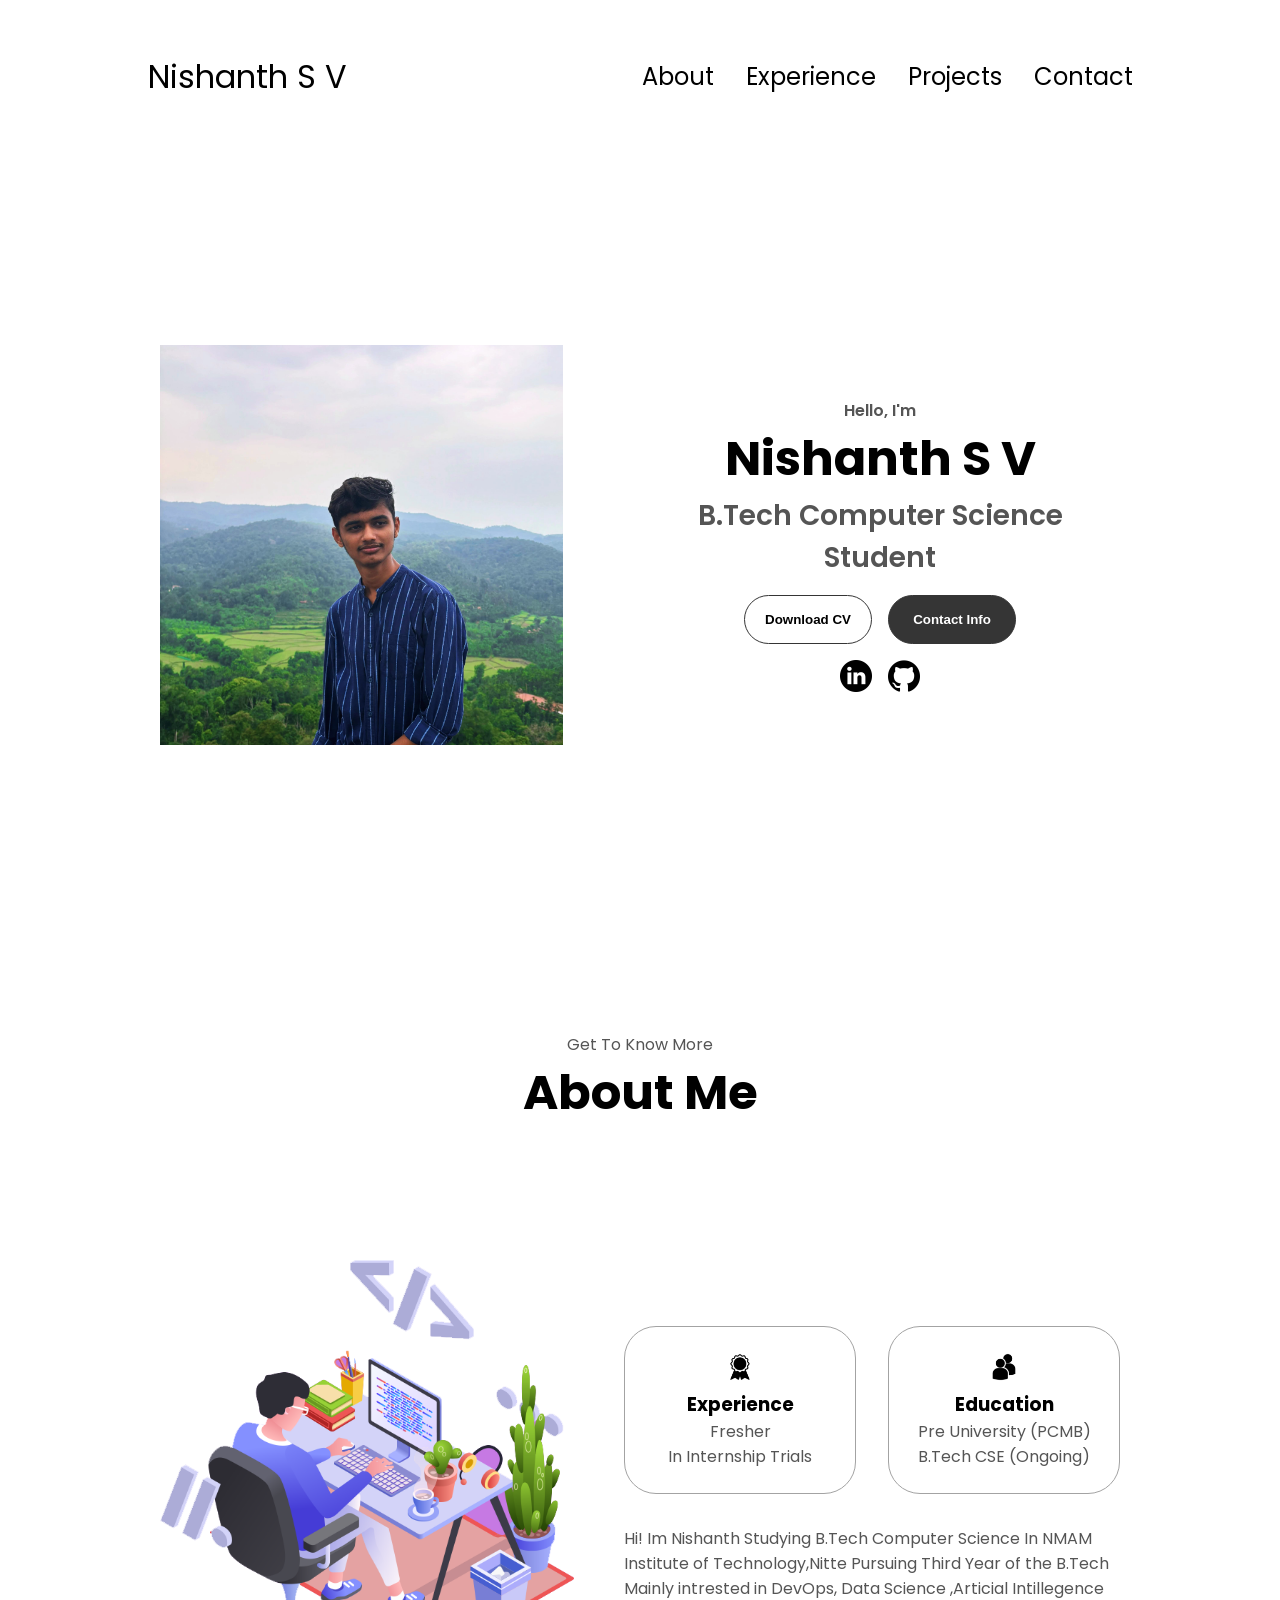
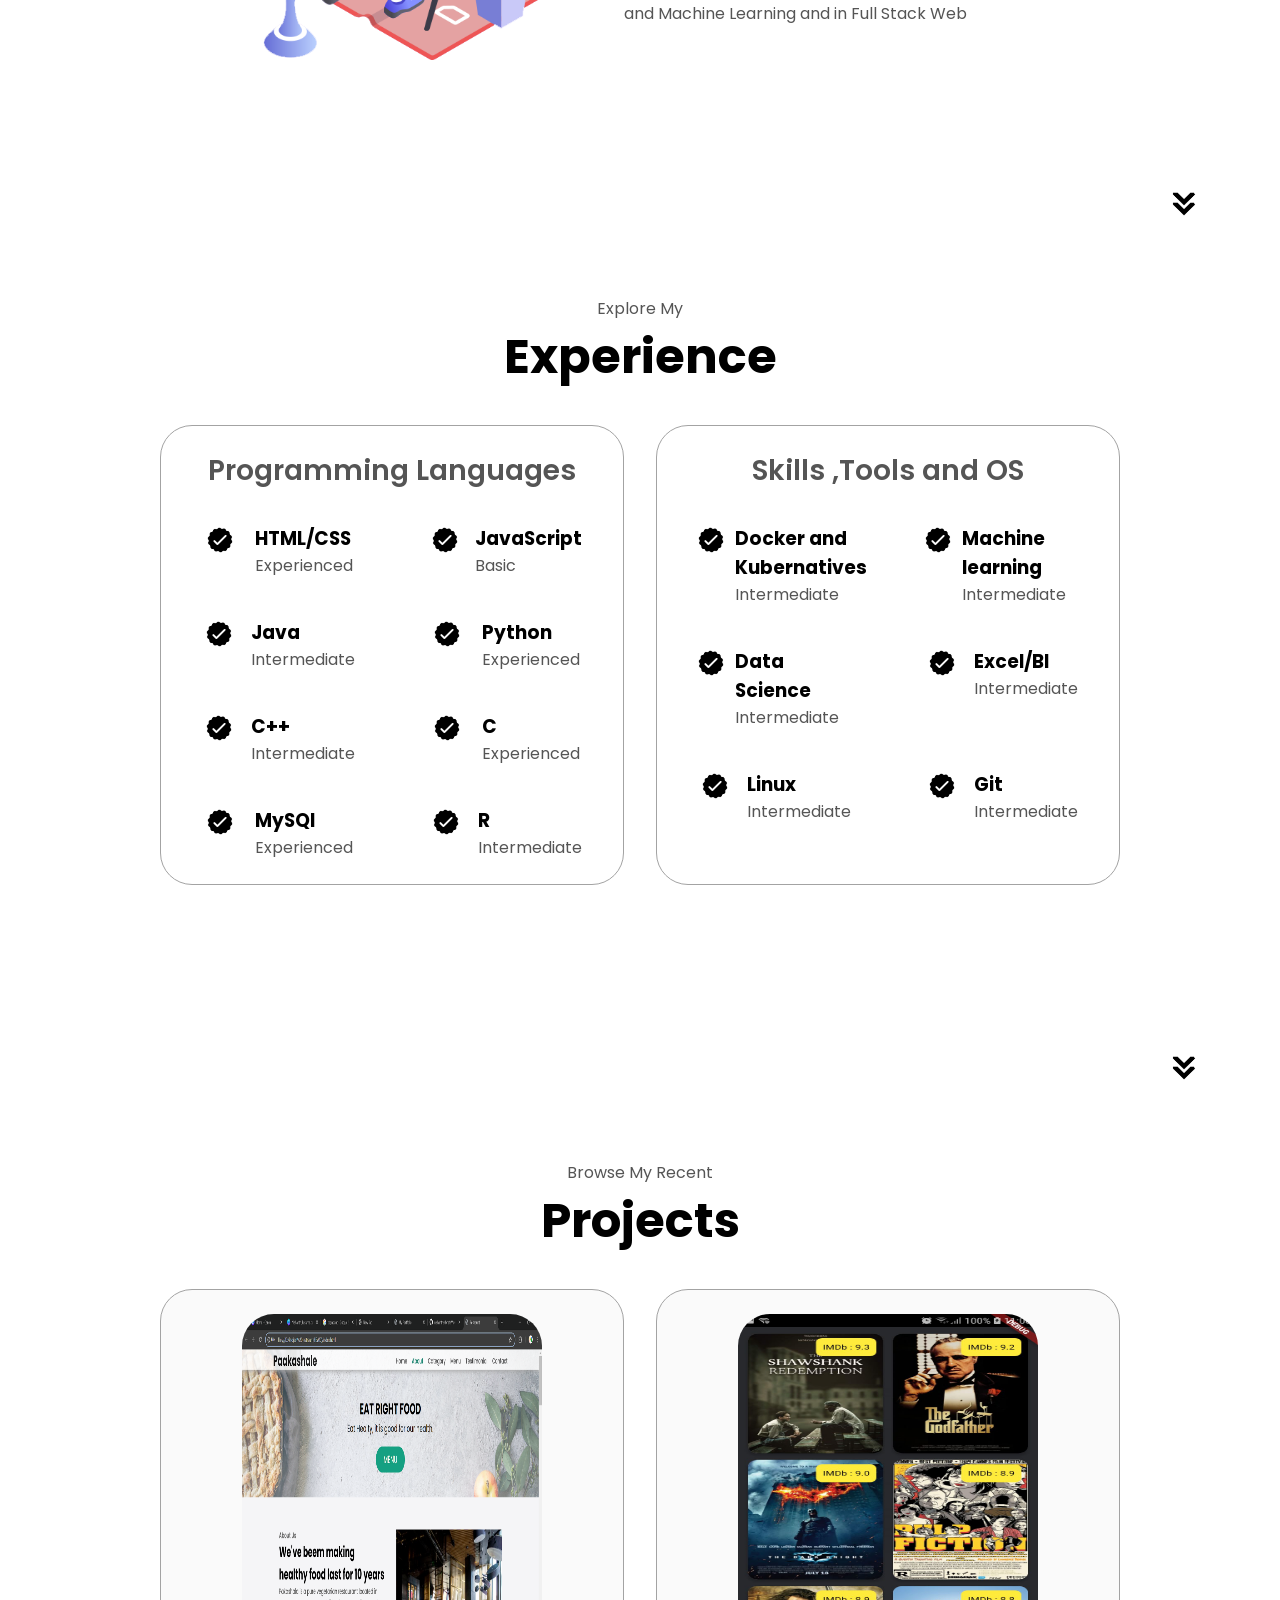
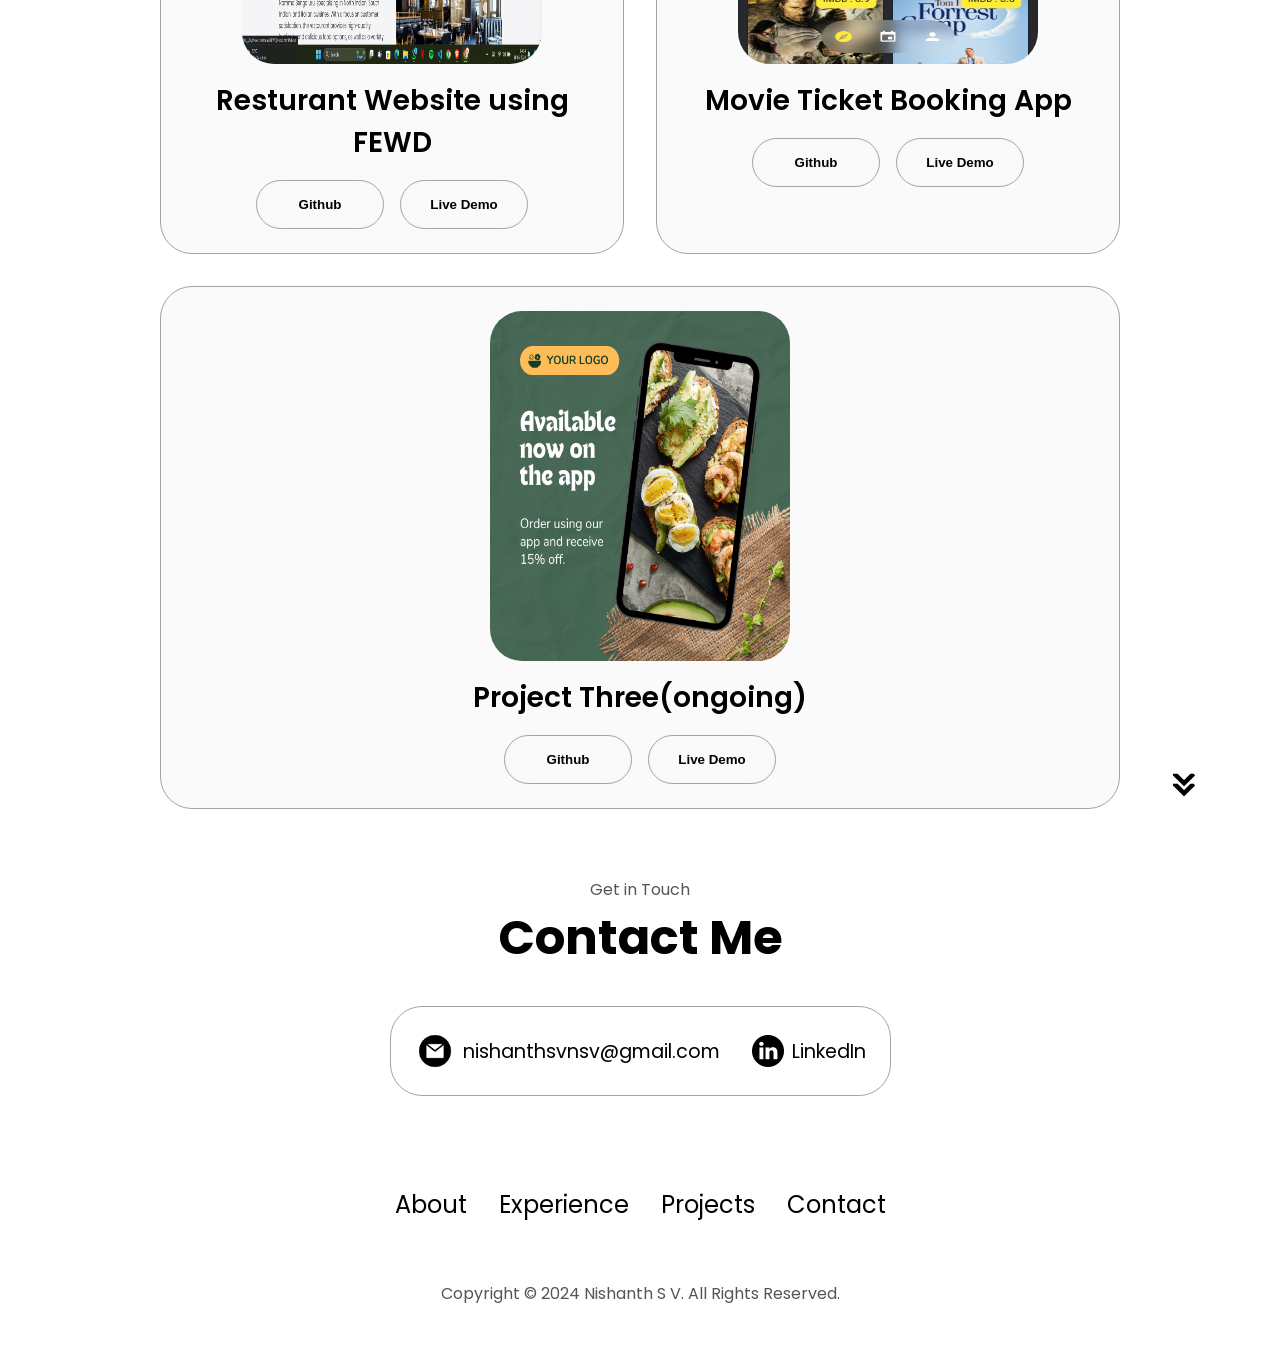
<file: index.html>
<!DOCTYPE html>
<html lang="en">
  <head>
    <meta charset="UTF-8" />
    <meta http-equiv="X-UA-Compatible" content="IE=edge" />
    <meta name="viewport" content="width=device-width, initial-scale=1.0" />
    <title>My Portfolio</title>
    <link rel="stylesheet" href="style.css" />
    <link rel="stylesheet" href="mediaqueries.css" />
  </head>
  <body>
    <nav id="desktop-nav">
      <div class="logo">Nishanth S V</div>
      <div>
        <ul class="nav-links">
          <li><a href="#about">About</a></li>
          <li><a href="#experience">Experience</a></li>
          <li><a href="#projects">Projects</a></li>
          <li><a href="#contact">Contact</a></li>
        </ul>
      </div>
    </nav>
    <nav id="hamburger-nav">
      <div class="logo">Nishanth S V</div>
      <div class="hamburger-menu">
        <div class="hamburger-icon" onclick="toggleMenu()">
          <span></span>
          <span></span>
          <span></span>
        </div>
        <div class="menu-links">
          <li><a href="#about" onclick="toggleMenu()">About</a></li>
          <li><a href="#experience" onclick="toggleMenu()">Experience</a></li>
          <li><a href="#projects" onclick="toggleMenu()">Projects</a></li>
          <li><a href="#contact" onclick="toggleMenu()">Contact</a></li>
        </div>
      </div>
    </nav>
    <section id="profile">
      <div class="section__pic-container">
        <img src="./assets/profile-pic.jpg" alt="Nishanth profile picture" />
      </div>
      <div class="section__text">
        <p class="section__text__p1">Hello, I'm</p>
        <h1 class="title">Nishanth S V</h1>
        <p class="section__text__p2">B.Tech Computer Science Student</p>
        <div class="btn-container">
          <button
            class="btn btn-color-2"
            onclick="window.open('./assets/Resume.pdf')"
          >
            Download CV
          </button>
          <button class="btn btn-color-1" onclick="location.href='./#contact'">
            Contact Info
          </button>
        </div>
        <div id="socials-container">
          <img
            src="./assets/linkedin.png"
            alt="My LinkedIn profile"
            class="icon"
            onclick="location.href='https://linkedin.com/in/nishanth-s-v'"
          />
          <img
            src="./assets/github.png"
            alt="My Github profile"
            class="icon"
            onclick="location.href='https://www.linkedin.com/in/nishanth-s-v/'"
          />
        </div>
      </div>
    </section>
    <section id="about">
      <p class="section__text__p1">Get To Know More</p>
      <h1 class="title">About Me</h1>
      <div class="section-container">
        <div class="section__pic-container">
          <img
            src="./assets/about-pic.png"
            alt="Profile picture"
            class="about-pic"
          />
        </div>
        <div class="about-details-container">
          <div class="about-containers">
            <div class="details-container">
              <img
                src="./assets/experience.png"
                alt="Experience icon"
                class="icon"
              />
              <h3>Experience</h3>
              <p>Fresher<br />In Internship Trials</p>
            </div>
            <div class="details-container">
              <img
                src="./assets/education.png"
                alt="Education icon"
                class="icon"
              />
              <h3>Education</h3>
              <p>Pre University (PCMB) <br />B.Tech CSE (Ongoing)</p>
            </div>
          </div>
          <div class="text-container">
            <p>
              Hi! Im Nishanth Studying B.Tech Computer Science In NMAM Institute of Technology,Nitte
              Pursuing Third Year of the B.Tech Mainly intrested in DevOps, Data Science ,Articial Intillegence and Machine Learning and in 
              Full Stack Web
            </p>
          </div>
        </div>
      </div>
      <img
        src="./assets/arrow.png"
        alt="Arrow icon"
        class="icon arrow"
        onclick="location.href='./#experience'"
      />
    </section>
    <section id="experience">
      <p class="section__text__p1">Explore My</p>
      <h1 class="title">Experience</h1>
      <div class="experience-details-container">
        <div class="about-containers">
          <div class="details-container">
            <h2 class="experience-sub-title">Programming Languages</h2>
            <div class="article-container">
              <article>
                <img
                  src="./assets/checkmark.png"
                  alt="Experience icon"
                  class="icon"
                />
                <div>
                  <h3>HTML/CSS</h3>
                  <p>Experienced</p>
                </div>
              </article>
              <article>
                <img
                  src="./assets/checkmark.png"
                  alt="Experience icon"
                  class="icon"
                />
                <div>
                  <h3>JavaScript</h3>
                  <p>Basic</p>
                </div>
              </article>
              <article>
                <img
                  src="./assets/checkmark.png"
                  alt="Experience icon"
                  class="icon"
                />
                <div>
                  <h3>Java</h3>
                  <p>Intermediate</p>
                </div>
              </article>
              <article>
                <img
                  src="./assets/checkmark.png"
                  alt="Experience icon"
                  class="icon"
                />
                <div>
                  <h3>Python</h3>
                  <p>Experienced</p>
                </div>
              </article>
              <article>
                <img
                  src="./assets/checkmark.png"
                  alt="Experience icon"
                  class="icon"
                />
                <div>
                  <h3>C++</h3>
                  <p>Intermediate</p>
                </div>
              </article>
              <article>
                <img
                  src="./assets/checkmark.png"
                  alt="Experience icon"
                  class="icon"
                />
                <div>
                  <h3>C</h3>
                  <p>Experienced</p>
                </div>
              </article>
              <article>
                <img
                  src="./assets/checkmark.png"
                  alt="Experience icon"
                  class="icon"
                />
                <div>
                  <h3>MySQl</h3>
                  <p>Experienced</p>
                </div>
              </article>
              <article>
                <img
                  src="./assets/checkmark.png"
                  alt="Experience icon"
                  class="icon"
                />
                <div>
                  <h3>R</h3>
                  <p>Intermediate</p>
                </div>
              </article>
            </div>
          </div>
          <div class="details-container">
            <h2 class="experience-sub-title">Skills ,Tools and OS</h2>
            <div class="article-container">
              <article>
                <img
                  src="./assets/checkmark.png"
                  alt="Experience icon"
                  class="icon"
                />
                <div>
                  <h3>Docker and Kubernatives</h3>
                  <p>Intermediate</p>
                </div>
              </article>
              <article>
                <img
                  src="./assets/checkmark.png"
                  alt="Experience icon"
                  class="icon"
                />
                <div>
                  <h3>Machine learning</h3>
                  <p>Intermediate</p>
                </div>
              </article>
              <article>
                <img
                  src="./assets/checkmark.png"
                  alt="Experience icon"
                  class="icon"
                />
                <div>
                  <h3>Data Science</h3>
                  <p>Intermediate</p>
                </div>
              </article>
              <article>
                <img
                  src="./assets/checkmark.png"
                  alt="Experience icon"
                  class="icon"
                />
                <div>
                  <h3>Excel/BI</h3>
                  <p>Intermediate</p>
                </div>
              </article>
              <article>
                <img
                  src="./assets/checkmark.png"
                  alt="Experience icon"
                  class="icon"
                />
                <div>
                  <h3>Linux</h3>
                  <p>Intermediate</p>
                </div>
              </article>
              <article>
                <img
                  src="./assets/checkmark.png"
                  alt="Experience icon"
                  class="icon"
                />
                <div>
                  <h3>Git</h3>
                  <p>Intermediate</p>
                </div>
              </article>
              
            </div>
          </div>
        </div>
      </div>
      <img
        src="./assets/arrow.png"
        alt="Arrow icon"
        class="icon arrow"
        onclick="location.href='./#projects'"
      />
    </section>
    <section id="projects">
      <p class="section__text__p1">Browse My Recent</p>
      <h1 class="title">Projects</h1>
      <div class="experience-details-container">
        <div class="about-containers">
          <div class="details-container color-container">
            <div class="article-container">
              <img
                src="./assets/project-1.png"
                alt="Project 1"
                class="project-img"
              />
            </div>
            <h2 class="experience-sub-title project-title">Resturant Website using FEWD</h2>
            <div class="btn-container">
              <button
                class="btn btn-color-2 project-btn"
                onclick="location.href='https://github.com/nishanthsvbhat/Resturant-website'"
              >
                Github
              </button>
              <button
                class="btn btn-color-2 project-btn"
                onclick="location.href='https://github.com/nishanthsvbhat/Resturant-website'"
              >
                Live Demo
              </button>
            </div>
          </div>
          <div class="details-container color-container">
            <div class="article-container">
              <img
                src="./assets/project-2.jpg"
                alt="Project 2"
                class="project-img"
              />
            </div>
            <h2 class="experience-sub-title project-title">Movie Ticket Booking App</h2>
            <div class="btn-container">
              <button
                class="btn btn-color-2 project-btn"
                onclick="location.href='https://github.com/nishanthsvbhat/Movie-Ticket-Booking-App'"
              >
                Github
              </button>
              <button
                class="btn btn-color-2 project-btn"
                onclick="location.href='https://github.com/nishanthsvbhat/Movie-Ticket-Booking-App'"
              >
                Live Demo
              </button>
            </div>
          </div>
          <div class="details-container color-container">
            <div class="article-container">
              <img
                src="./assets/project-3.png"
                alt="Project 3"
                class="project-img"
              />
            </div>
            <h2 class="experience-sub-title project-title">Project Three(ongoing)</h2>
            <div class="btn-container">
              <button
                class="btn btn-color-2 project-btn"
                onclick="location.href='https://github.com/'"
              >
                Github
              </button>
              <button
                class="btn btn-color-2 project-btn"
                onclick="location.href='https://github.com/'"
              >
                Live Demo
              </button>
            </div>
          </div>
        </div>
      </div>
      <img
        src="./assets/arrow.png"
        alt="Arrow icon"
        class="icon arrow"
        onclick="location.href='./#contact'"
      />
    </section>
    <section id="contact">
      <p class="section__text__p1">Get in Touch</p>
      <h1 class="title">Contact Me</h1>
      <div class="contact-info-upper-container">
        <div class="contact-info-container">
          <img
            src="./assets/email.png"
            alt="Email icon"
            class="icon contact-icon email-icon"
          />
          <p><a href="mailto:examplemail@gmail.com">nishanthsvnsv@gmail.com</a></p>
        </div>
        <div class="contact-info-container">
          <img
            src="./assets/linkedin.png"
            alt="LinkedIn icon"
            class="icon contact-icon"
          />
          <p><a href="https://www.linkedin.com">LinkedIn</a></p>
        </div>
      </div>
    </section>
    <footer>
      <nav>
        <div class="nav-links-container">
          <ul class="nav-links">
            <li><a href="#about">About</a></li>
            <li><a href="#experience">Experience</a></li>
            <li><a href="#projects">Projects</a></li>
            <li><a href="#contact">Contact</a></li>
          </ul>
        </div>
      </nav>
      <p>Copyright &#169; 2024 Nishanth S V. All Rights Reserved.</p>
    </footer>
    <script src="script.js"></script>
  </body>
</html>
</file>
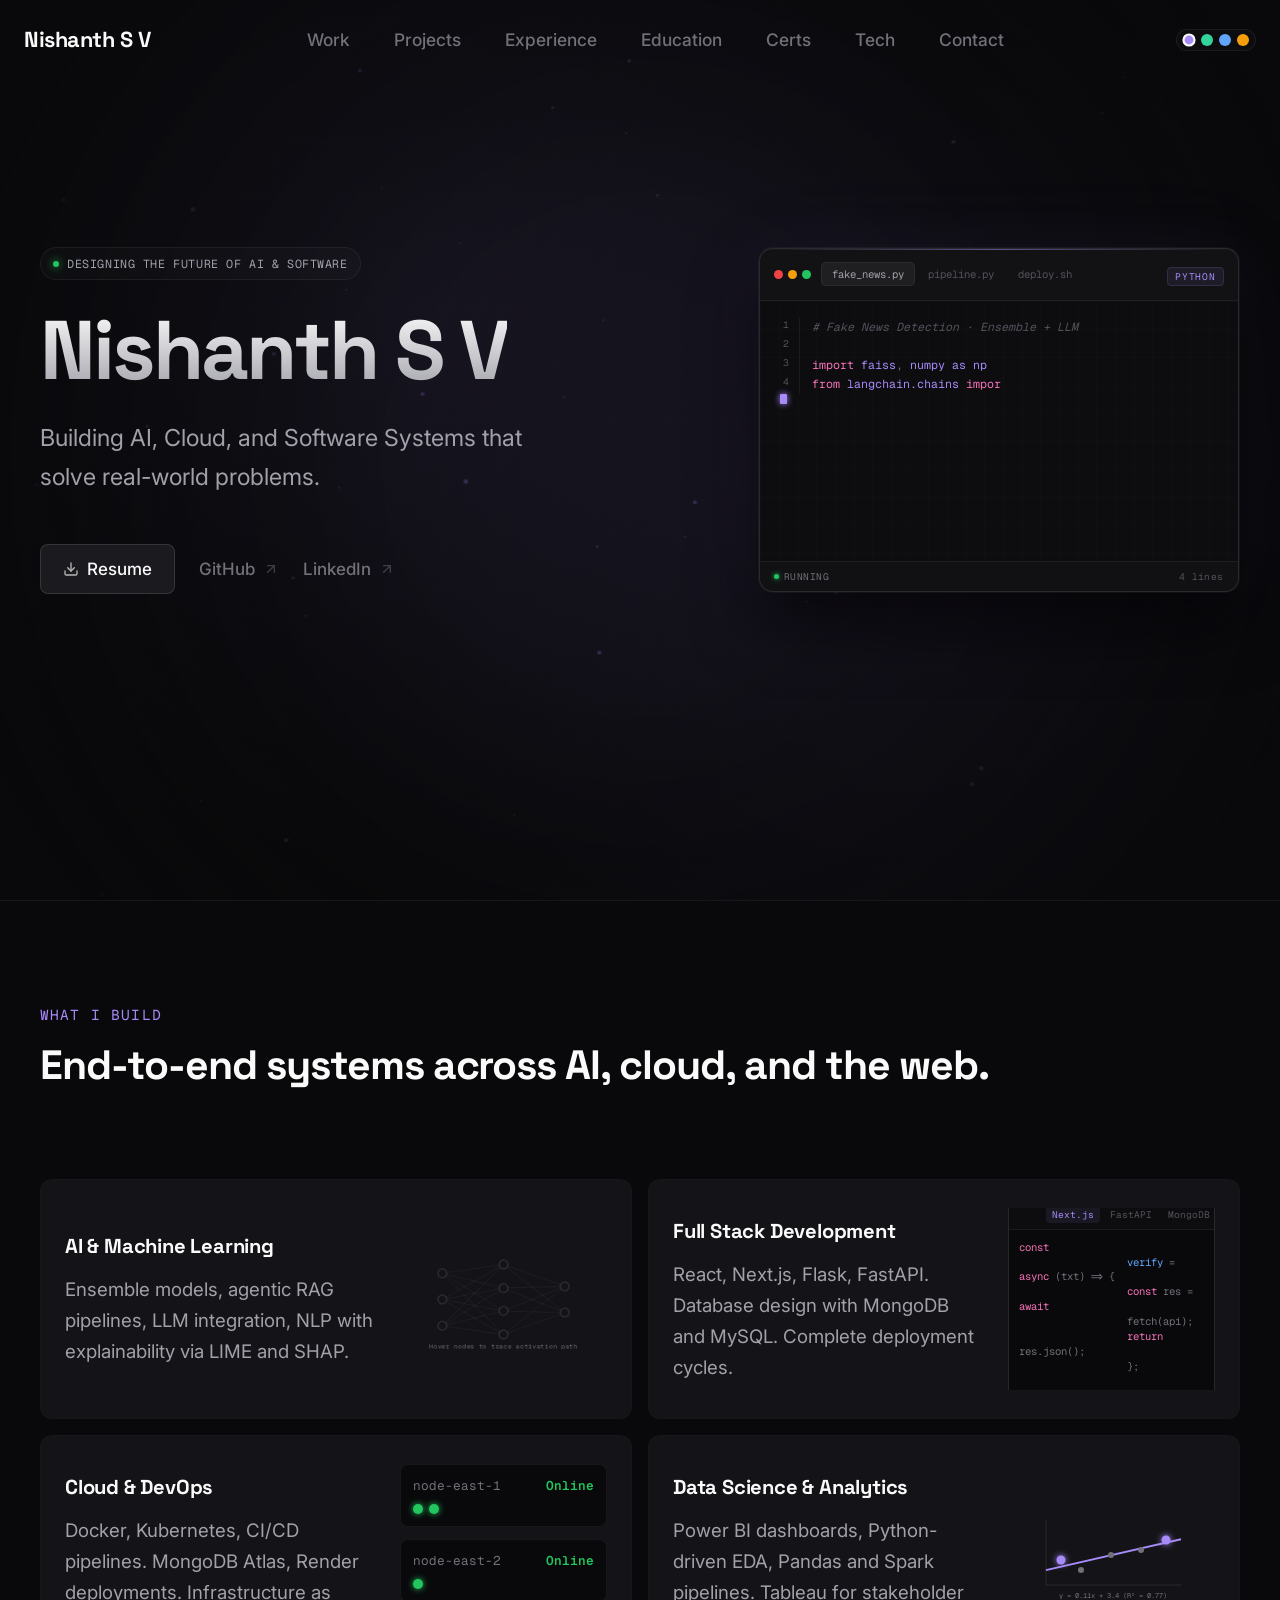
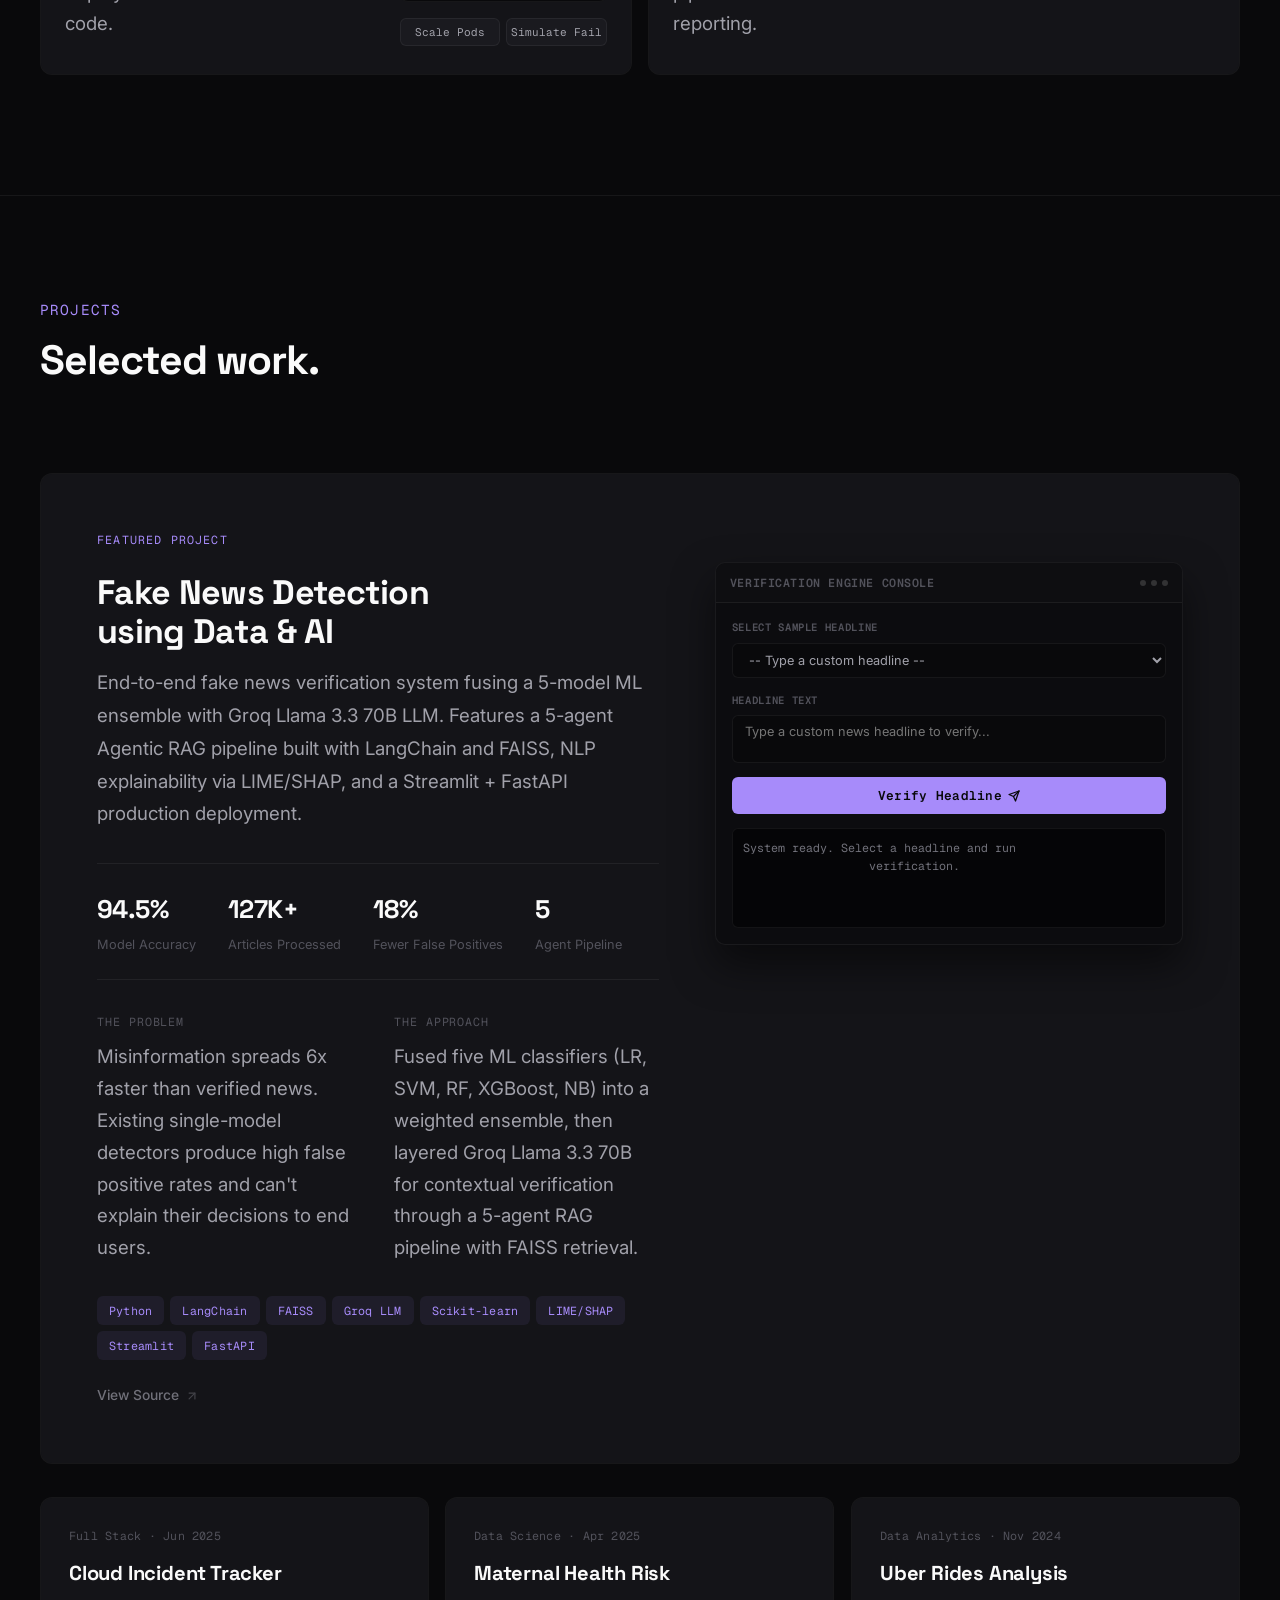
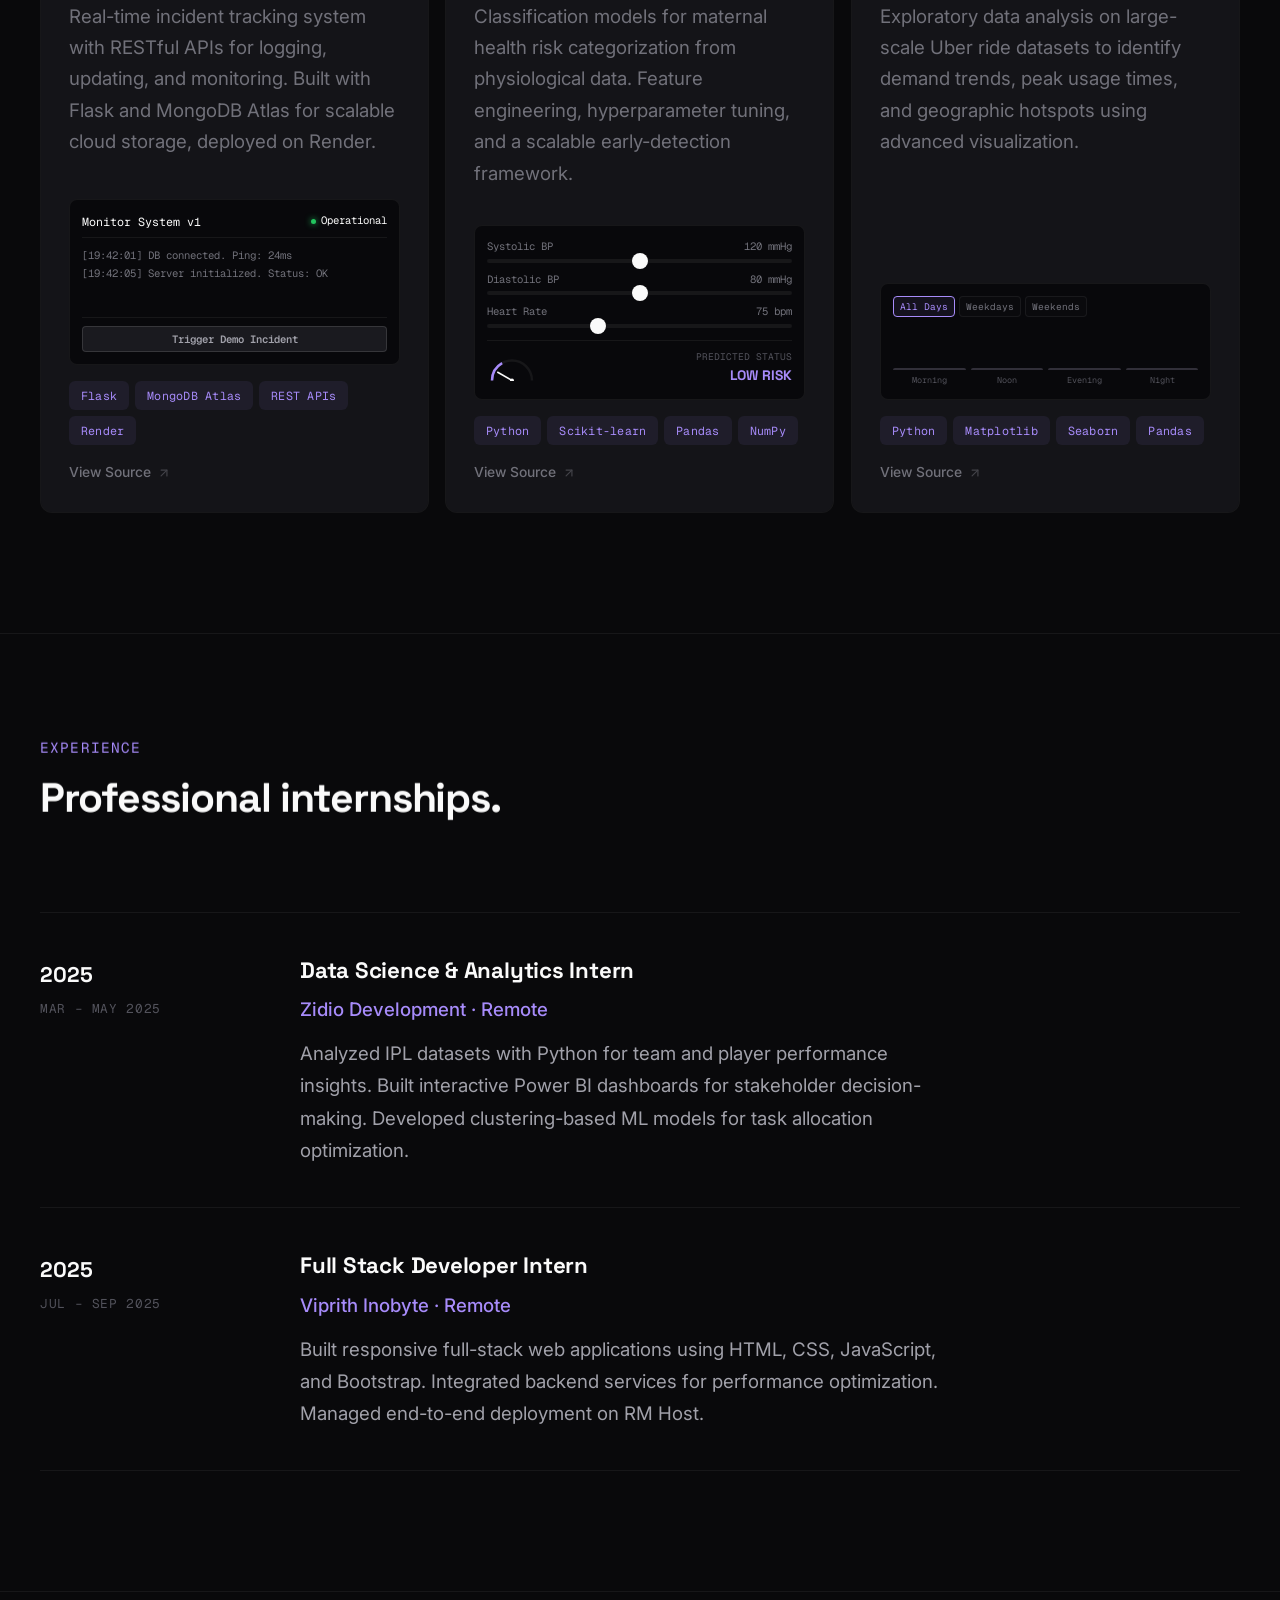
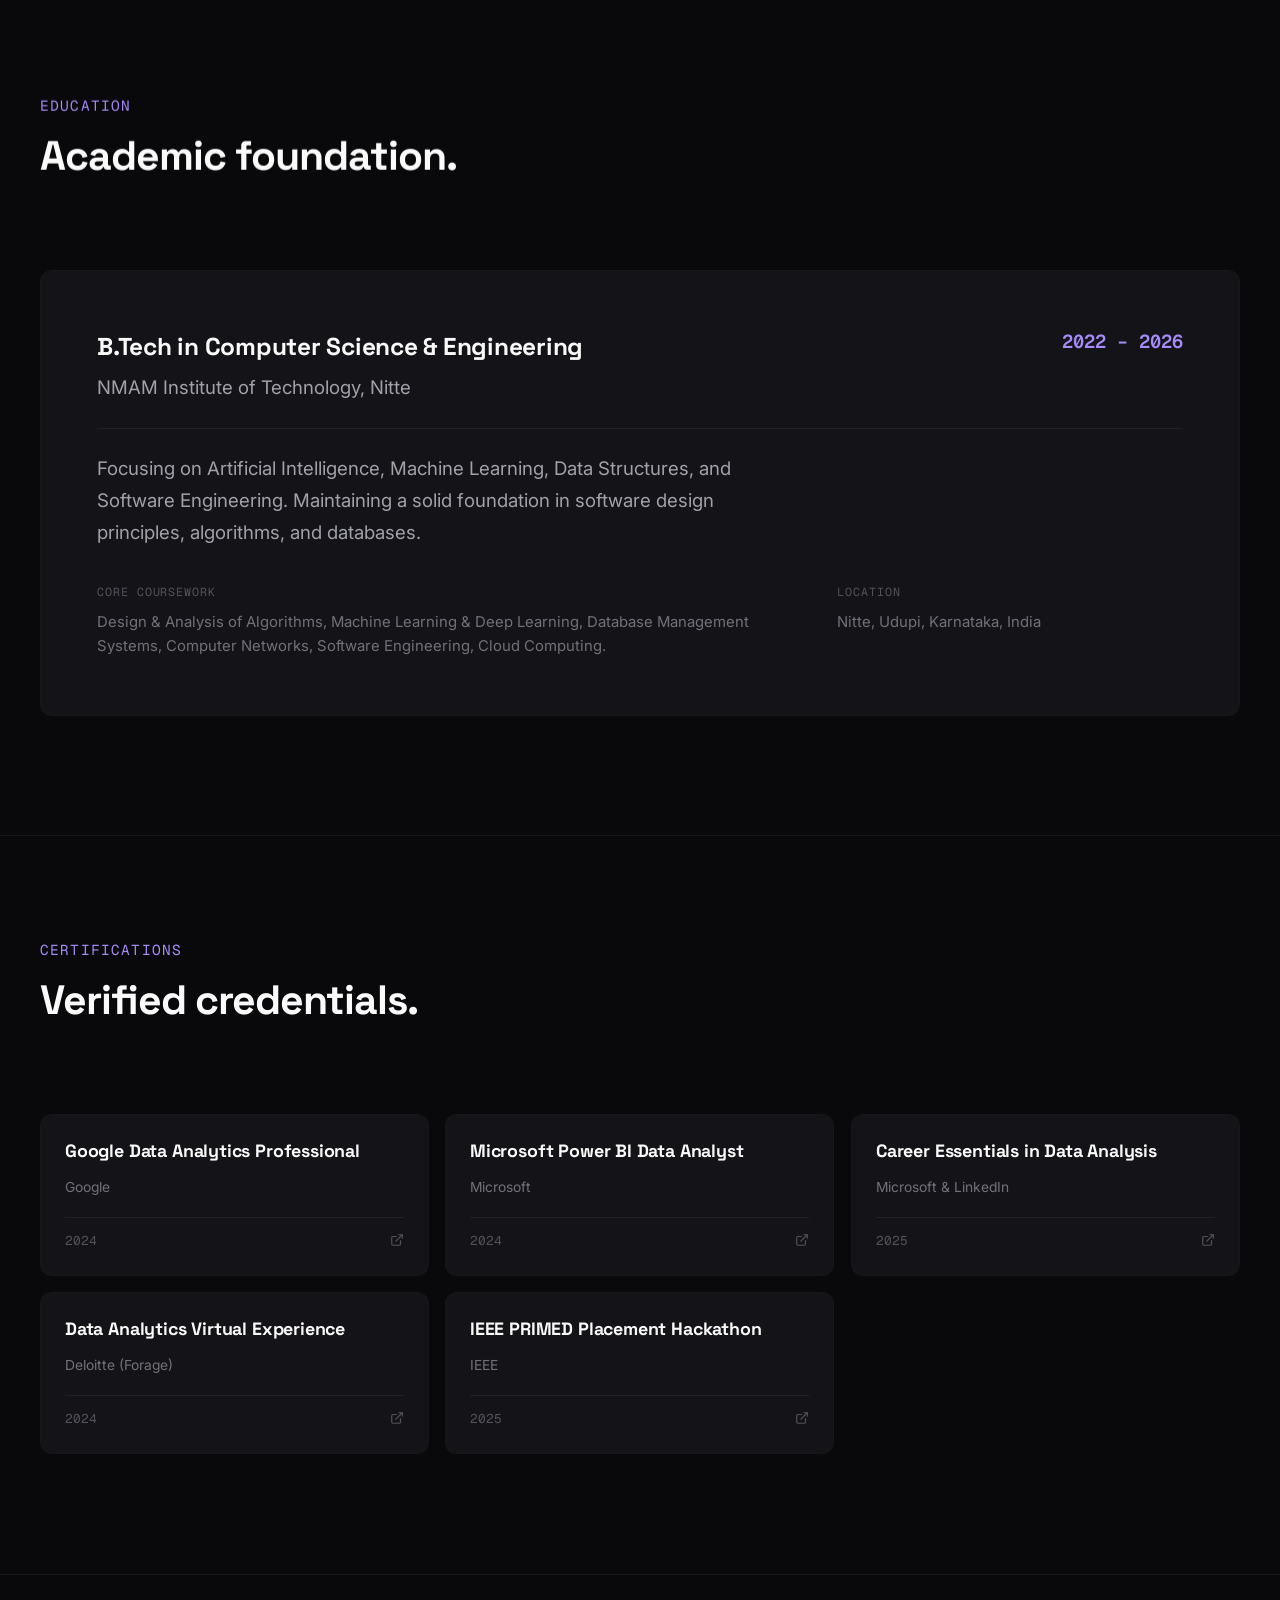
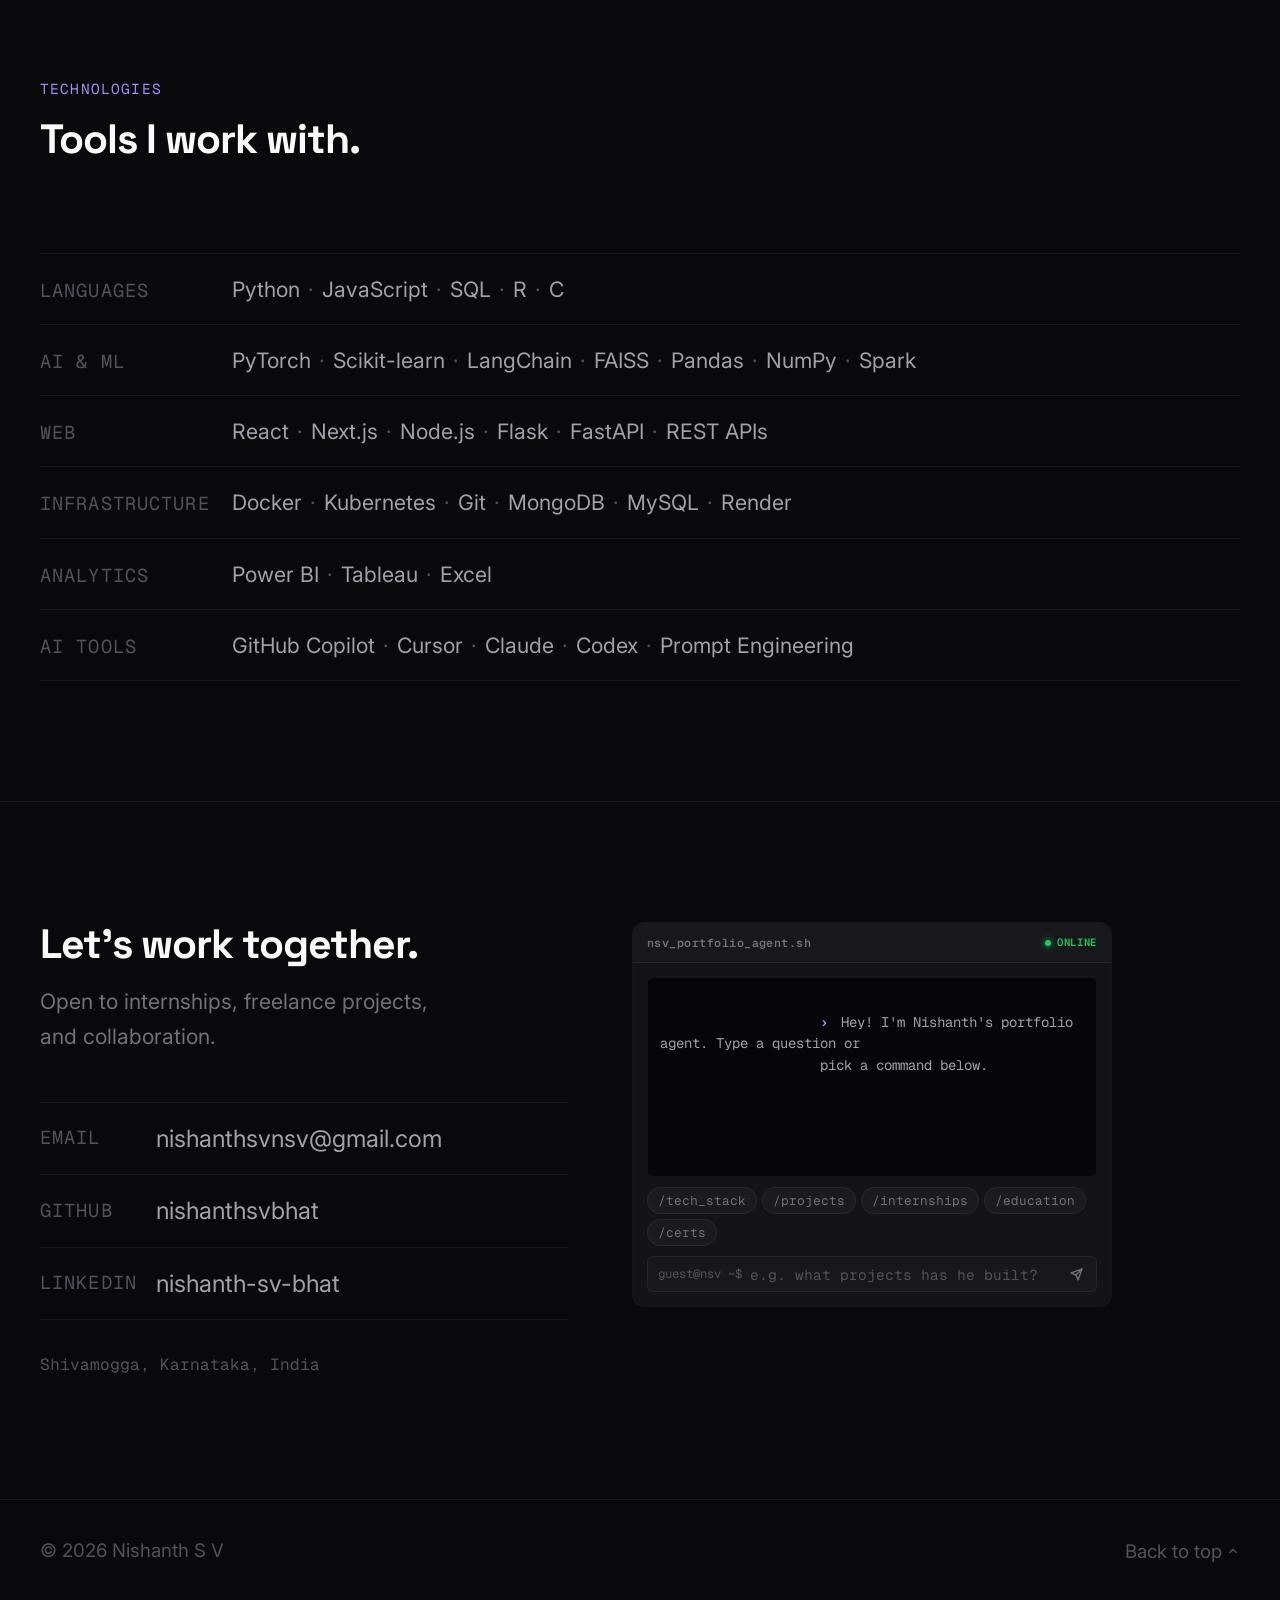
<file: portfolio/index.html>
<!DOCTYPE html>
<html lang="en">

<head>
  <meta charset="UTF-8">
  <meta name="viewport" content="width=device-width, initial-scale=1.0">
  <title>Nishanth S V — Software Engineer</title>
  <meta name="description"
    content="Nishanth S V builds AI systems, cloud infrastructure, and full-stack software. 94.5% accuracy ML models, agentic RAG pipelines, and production deployments.">
  <meta property="og:title" content="Nishanth S V — Software Engineer">
  <meta property="og:description" content="Building AI, Cloud, and Software Systems that solve real-world problems.">
  <meta property="og:type" content="website">
  <meta name="theme-color" content="#09090b">
  <meta name="twitter:card" content="summary_large_image">
  <meta name="twitter:title" content="Nishanth S V — Software Engineer">
  <meta name="twitter:description"
    content="Nishanth S V builds AI systems, cloud infrastructure, and full-stack software.">

  <link rel="icon" type="image/svg+xml"
    href="data:image/svg+xml,<svg xmlns=%22http://www.w3.org/2000/svg%22 viewBox=%220 0 100 100%22><rect width=%22100%22 height=%22100%22 rx=%2220%22 fill=%22%252309090b%22/><text x=%2250%25%22 y=%2265%25%22 font-size=%2260%22 font-weight=%22bold%22 font-family=%22sans-serif%22 fill=%22%2523a78bfa%22 text-anchor=%22middle%22>N</text></svg>">
  <link rel="preconnect" href="https://fonts.googleapis.com">
  <link rel="preconnect" href="https://fonts.gstatic.com" crossorigin>
  <link
    href="https://fonts.googleapis.com/css2?family=Space+Grotesk:wght@400;500;600;700&family=Inter:wght@400;500;600;700&family=Geist+Mono:wght@400;500;600&display=swap"
    rel="stylesheet">
  <link rel="stylesheet" href="style.css">
  <link rel="stylesheet" href="mediaqueries.css">
</head>

<body>

  <a href="#hero" class="skip-link">Skip to main content</a>

  <!-- Custom cursor (desktop/fine pointers only) -->
  <div class="cursor-dot" id="cursor-dot" aria-hidden="true"></div>
  <div class="cursor-ring" id="cursor-ring" aria-hidden="true"></div>

  <canvas id="particles-canvas" class="particles-canvas"></canvas>

  <!-- Nav -->
  <header class="nav" id="nav">
    <div class="nav__inner">
      <a href="#hero" class="nav__name">Nishanth S V</a>
      <nav class="nav__links">
        <div class="nav__active-pill"></div>
        <a href="#work">Work</a>
        <a href="#projects">Projects</a>
        <a href="#experience">Experience</a>
        <a href="#education">Education</a>
        <a href="#certifications">Certs</a>
        <a href="#technologies">Tech</a>
        <a href="#contact">Contact</a>
      </nav>
      <!-- Theme Accent Swapper -->
      <div class="accent-swapper" role="toolbar" aria-label="Theme Accent Color Swapper">
        <button class="accent-dot accent-dot--violet active" id="accent-dot-violet" data-color="violet"
          title="Violet Accent" aria-label="Violet Accent Theme" aria-pressed="true"></button>
        <button class="accent-dot accent-dot--emerald" id="accent-dot-emerald" data-color="emerald"
          title="Emerald Accent" aria-label="Emerald Accent Theme" aria-pressed="false"></button>
        <button class="accent-dot accent-dot--blue" id="accent-dot-blue" data-color="blue" title="Blue Accent"
          aria-label="Blue Accent Theme" aria-pressed="false"></button>
        <button class="accent-dot accent-dot--amber" id="accent-dot-amber" data-color="amber" title="Amber Accent"
          aria-label="Amber Accent Theme" aria-pressed="false"></button>
      </div>
      <button class="nav__toggle" id="nav-toggle" aria-label="Menu" aria-expanded="false">
        <span></span><span></span><span></span>
      </button>
    </div>
  </header>

  <div class="nav__mobile" id="nav-mobile">
    <a href="#work">Work</a>
    <a href="#projects">Projects</a>
    <a href="#experience">Experience</a>
    <a href="#education">Education</a>
    <a href="#certifications">Certifications</a>
    <a href="#technologies">Technologies</a>
    <a href="#contact">Contact</a>
  </div>

  <!-- Hero -->
  <section class="hero" id="hero">
    <!-- Hero Spotlight Aura -->
    <div class="hero-spotlight" id="hero-spotlight"></div>
    <div class="container">
      <div class="hero__grid">
        <div class="hero__content">
          <div class="hero__status-badge reveal">
            <span class="status-badge__dot"></span>
            <span class="status-badge__text">Designing the Future of AI & Software</span>
          </div>
          <h1 class="heading-xl hero__name">Nishanth S V</h1>
          <p class="hero__subtitle">Building AI, Cloud, and Software Systems that solve real-world problems.</p>
          <div class="hero__links">
            <a href="https://drive.google.com/file/d/1tqxj19uVw0B0EfGQrrDlUWIOP9n_oFG3/view?usp=sharing" target="_blank"
              rel="noopener noreferrer" class="hero__link hero__link--primary">
              <svg class="icon-download" width="16" height="16" viewBox="0 0 24 24" fill="none" stroke="currentColor"
                stroke-width="2" stroke-linecap="round" stroke-linejoin="round">
                <path d="M21 15v4a2 2 0 01-2 2H5a2 2 0 01-2-2v-4" />
                <polyline points="7 10 12 15 17 10" />
                <line x1="12" y1="15" x2="12" y2="3" />
              </svg>
              Resume
            </a>
            <a href="https://github.com/nishanthsvbhat" target="_blank" rel="noopener noreferrer" class="hero__link">
              GitHub
              <svg class="icon-arrow" viewBox="0 0 24 24" fill="none" stroke="currentColor" stroke-width="2"
                stroke-linecap="round" stroke-linejoin="round">
                <line x1="7" y1="17" x2="17" y2="7" />
                <polyline points="7 7 17 7 17 17" />
              </svg>
            </a>
            <a href="https://linkedin.com/in/nishanth-sv-bhat" target="_blank" rel="noopener noreferrer"
              class="hero__link">
              LinkedIn
              <svg class="icon-arrow" viewBox="0 0 24 24" fill="none" stroke="currentColor" stroke-width="2"
                stroke-linecap="round" stroke-linejoin="round">
                <line x1="7" y1="17" x2="17" y2="7" />
                <polyline points="7 7 17 7 17 17" />
              </svg>
            </a>
          </div>
        </div>

        <!-- Live Code Terminal Widget -->
        <div class="hero-terminal reveal" id="hero-terminal">
          <div class="hero-terminal__bar">
            <div class="hero-terminal__dots">
              <span class="hero-terminal__dot hero-terminal__dot--red"></span>
              <span class="hero-terminal__dot hero-terminal__dot--yellow"></span>
              <span class="hero-terminal__dot hero-terminal__dot--green"></span>
            </div>
            <div class="hero-terminal__tabs" id="hero-terminal-tabs" role="tablist" aria-label="Terminal file selector">
              <button class="hero-terminal__tab active" role="tab" aria-selected="true"
                aria-controls="hero-terminal-lines" data-file="0">fake_news.py</button>
              <button class="hero-terminal__tab" role="tab" aria-selected="false" aria-controls="hero-terminal-lines"
                data-file="1">pipeline.py</button>
              <button class="hero-terminal__tab" role="tab" aria-selected="false" aria-controls="hero-terminal-lines"
                data-file="2">deploy.sh</button>
            </div>
            <div class="hero-terminal__meta">
              <span class="hero-terminal__lang" id="hero-terminal-lang">Python</span>
            </div>
          </div>
          <div class="hero-terminal__body">
            <div class="hero-terminal__lines" id="hero-terminal-lines" aria-live="polite"
              aria-label="Live code showcase"></div>
            <div class="hero-terminal__cursor" id="hero-terminal-cursor" aria-hidden="true"></div>
          </div>
          <div class="hero-terminal__footer">
            <div class="hero-terminal__pill">
              <span class="hero-terminal__pill-dot"></span>
              <span id="hero-terminal-status">Running</span>
            </div>
            <div class="hero-terminal__stats">
              <span id="hero-terminal-lines-count">0</span> lines
            </div>
          </div>
        </div>
      </div>
    </div>
  </section>

  <!-- What I Build -->
  <section class="disciplines" id="work">
    <div class="container">
      <div class="section-header reveal">
        <span class="label">What I Build</span>
        <h2 class="heading-lg">End-to-end systems across AI, cloud, and the web.</h2>
      </div>
      <div class="disciplines__grid reveal stagger">
        <!-- AI/ML Card -->
        <div class="discipline-card glow-card">
          <div class="glow-card__inner">
            <div class="discipline-card__content">
              <div class="discipline-card__title">AI & Machine Learning</div>
              <div class="discipline-card__desc">Ensemble models, agentic RAG pipelines, LLM integration, NLP with
                explainability via LIME and SHAP.</div>
            </div>
            <div class="discipline-card__visual">
              <svg class="bento-svg bento-nn" id="bento-nn-svg" viewBox="0 0 200 120" fill="none"
                xmlns="http://www.w3.org/2000/svg">
                <!-- NN Links (Input to Hidden) -->
                <line class="bento-nn-link" x1="30" y1="30" x2="100" y2="20" data-from="i1" data-to="h1" />
                <line class="bento-nn-link" x1="30" y1="30" x2="100" y2="47" data-from="i1" data-to="h2" />
                <line class="bento-nn-link" x1="30" y1="30" x2="100" y2="73" data-from="i1" data-to="h3" />
                <line class="bento-nn-link" x1="30" y1="30" x2="100" y2="100" data-from="i1" data-to="h4" />

                <line class="bento-nn-link" x1="30" y1="60" x2="100" y2="20" data-from="i2" data-to="h1" />
                <line class="bento-nn-link" x1="30" y1="60" x2="100" y2="47" data-from="i2" data-to="h2" />
                <line class="bento-nn-link" x1="30" y1="60" x2="100" y2="73" data-from="i2" data-to="h3" />
                <line class="bento-nn-link" x1="30" y1="60" x2="100" y2="100" data-from="i2" data-to="h4" />

                <line class="bento-nn-link" x1="30" y1="90" x2="100" y2="20" data-from="i3" data-to="h1" />
                <line class="bento-nn-link" x1="30" y1="90" x2="100" y2="47" data-from="i3" data-to="h2" />
                <line class="bento-nn-link" x1="30" y1="90" x2="100" y2="73" data-from="i3" data-to="h3" />
                <line class="bento-nn-link" x1="30" y1="90" x2="100" y2="100" data-from="i3" data-to="h4" />

                <!-- NN Links (Hidden to Output) -->
                <line class="bento-nn-link" x1="100" y1="20" x2="170" y2="45" data-from="h1" data-to="o1" />
                <line class="bento-nn-link" x1="100" y1="20" x2="170" y2="75" data-from="h1" data-to="o2" />

                <line class="bento-nn-link" x1="100" y1="47" x2="170" y2="45" data-from="h2" data-to="o1" />
                <line class="bento-nn-link" x1="100" y1="47" x2="170" y2="75" data-from="h2" data-to="o2" />

                <line class="bento-nn-link" x1="100" y1="73" x2="170" y2="45" data-from="h3" data-to="o1" />
                <line class="bento-nn-link" x1="100" y1="73" x2="170" y2="75" data-from="h3" data-to="o2" />

                <line class="bento-nn-link" x1="100" y1="100" x2="170" y2="45" data-from="h4" data-to="o1" />
                <line class="bento-nn-link" x1="100" y1="100" x2="170" y2="75" data-from="h4" data-to="o2" />

                <!-- NN Nodes (Input) -->
                <g class="bento-nn-node" data-node="i1" data-info="Input 1: Embeddings Vector">
                  <circle cx="30" cy="30" r="5" />
                </g>
                <g class="bento-nn-node" data-node="i2" data-info="Input 2: Lexical Sentiment">
                  <circle cx="30" cy="60" r="5" />
                </g>
                <g class="bento-nn-node" data-node="i3" data-info="Input 3: Source Authority">
                  <circle cx="30" cy="90" r="5" />
                </g>

                <!-- NN Nodes (Hidden) -->
                <g class="bento-nn-node" data-node="h1" data-info="Hidden 1: Act(0.85)">
                  <circle cx="100" cy="20" r="5" />
                </g>
                <g class="bento-nn-node" data-node="h2" data-info="Hidden 2: Act(-0.42)">
                  <circle cx="100" cy="47" r="5" />
                </g>
                <g class="bento-nn-node" data-node="h3" data-info="Hidden 3: Act(0.61)">
                  <circle cx="100" cy="73" r="5" />
                </g>
                <g class="bento-nn-node" data-node="h4" data-info="Hidden 4: Act(-0.19)">
                  <circle cx="100" cy="100" r="5" />
                </g>

                <!-- NN Nodes (Output) -->
                <g class="bento-nn-node" data-node="o1" data-info="Output 1: Verified (98.2%)">
                  <circle cx="170" cy="45" r="5" />
                </g>
                <g class="bento-nn-node" data-node="o2" data-info="Output 2: Fake (1.8%)">
                  <circle cx="170" cy="75" r="5" />
                </g>

                <!-- Status Tooltip -->
                <text id="bento-nn-text" x="100" y="116" class="bento-nn-tooltip" text-anchor="middle">Hover nodes to
                  trace activation path</text>
              </svg>
            </div>
          </div>
        </div>

        <!-- Full Stack Card -->
        <div class="discipline-card glow-card">
          <div class="glow-card__inner">
            <div class="discipline-card__content">
              <div class="discipline-card__title">Full Stack Development</div>
              <div class="discipline-card__desc">React, Next.js, Flask, FastAPI. Database design with MongoDB and MySQL.
                Complete deployment cycles.</div>
            </div>
            <div class="discipline-card__visual">
              <div class="code-mockup">
                <div class="code-mockup__header">
                  <div class="code-mockup__dot code-mockup__dot--red"></div>
                  <div class="code-mockup__dot code-mockup__dot--yellow"></div>
                  <div class="code-mockup__dot code-mockup__dot--green"></div>
                  <div class="code-mockup__tabs">
                    <button class="code-mockup__tab active" data-tab="next">Next.js</button>
                    <button class="code-mockup__tab" data-tab="api">FastAPI</button>
                    <button class="code-mockup__tab" data-tab="db">MongoDB</button>
                  </div>
                </div>
                <div class="code-mockup__content" id="bento-code-content"><span class="code-mockup__kw">const</span>
                  <span class="code-mockup__fn">verify</span> = <span class="code-mockup__kw">async</span> (txt) => {
                  <span class="code-mockup__kw">const</span> res = <span class="code-mockup__kw">await</span>
                  fetch(api);
                  <span class="code-mockup__kw">return</span> res.json();
                  };
                </div>
              </div>
            </div>
          </div>
        </div>

        <!-- Cloud & DevOps Card -->
        <div class="discipline-card glow-card">
          <div class="glow-card__inner">
            <div class="discipline-card__content">
              <div class="discipline-card__title">Cloud & DevOps</div>
              <div class="discipline-card__desc">Docker, Kubernetes, CI/CD pipelines. MongoDB Atlas, Render deployments.
                Infrastructure as code.</div>
            </div>
            <div class="discipline-card__visual">
              <div class="bento-k8s">
                <div class="bento-k8s__nodes">
                  <div class="bento-k8s__node" id="k8s-node-1">
                    <div class="bento-k8s__node-header">
                      <span class="bento-k8s__node-name">node-east-1</span>
                      <span class="bento-k8s__node-status" id="k8s-node-1-status">Online</span>
                    </div>
                    <div class="bento-k8s__pods" id="k8s-node-1-pods">
                      <span class="bento-k8s__pod bento-k8s__pod--running"></span>
                      <span class="bento-k8s__pod bento-k8s__pod--running"></span>
                    </div>
                  </div>
                  <div class="bento-k8s__node" id="k8s-node-2">
                    <div class="bento-k8s__node-header">
                      <span class="bento-k8s__node-name">node-east-2</span>
                      <span class="bento-k8s__node-status" id="k8s-node-2-status">Online</span>
                    </div>
                    <div class="bento-k8s__pods" id="k8s-node-2-pods">
                      <span class="bento-k8s__pod bento-k8s__pod--running"></span>
                    </div>
                  </div>
                </div>
                <div class="bento-k8s__controls">
                  <button class="bento-k8s__btn" id="k8s-scale-btn">
                    Scale Pods
                  </button>
                  <button class="bento-k8s__btn" id="k8s-failover-btn">
                    Simulate Fail
                  </button>
                </div>
              </div>
            </div>
          </div>
        </div>

        <!-- Data Science & Analytics Card -->
        <div class="discipline-card glow-card">
          <div class="glow-card__inner">
            <div class="discipline-card__content">
              <div class="discipline-card__title">Data Science & Analytics</div>
              <div class="discipline-card__desc">Power BI dashboards, Python-driven EDA, Pandas and Spark pipelines.
                Tableau for stakeholder reporting.</div>
            </div>
            <div class="discipline-card__visual">
              <svg class="bento-svg bento-regression" id="bento-ds-svg" viewBox="0 0 160 100" fill="none"
                xmlns="http://www.w3.org/2000/svg">
                <!-- Axes -->
                <line x1="15" y1="80" x2="150" y2="80" stroke="var(--border)" stroke-width="1.5" />
                <line x1="15" y1="15" x2="15" y2="80" stroke="var(--border)" stroke-width="1.5" />

                <!-- Regression Line -->
                <line id="ds-regression-line" x1="15" y1="60" x2="150" y2="30" stroke="var(--accent)"
                  stroke-width="2" />

                <!-- Scatter Points -->
                <!-- Static points -->
                <circle cx="50" cy="65" r="3" class="ds-point" />
                <circle cx="80" cy="50" r="3" class="ds-point" />
                <circle cx="110" cy="45" r="3" class="ds-point" />

                <!-- Draggable points -->
                <circle id="ds-drag-1" cx="30" cy="55" r="4.5" class="ds-point ds-point--draggable" data-index="0" />
                <circle id="ds-drag-2" cx="135" cy="35" r="4.5" class="ds-point ds-point--draggable" data-index="1" />

                <!-- Equation Text Label -->
                <text id="ds-equation" x="82" y="93" class="ds-equation-text" text-anchor="middle">y = 0.22x + 18.4 (R²
                  = 0.88)</text>
              </svg>
            </div>
          </div>
        </div>
      </div>
    </div>
  </section>

  <!-- Projects -->
  <section class="projects" id="projects">
    <div class="container">
      <div class="section-header reveal">
        <span class="label">Projects</span>
        <h2 class="heading-lg">Selected work.</h2>
      </div>

      <!-- Featured: Fake News Detection -->
      <div class="featured-project glow-card reveal">
        <div class="glow-card__inner">
          <div class="featured-project__grid">
            <div class="featured-project__content">
              <span class="featured-project__label">Featured Project</span>
              <h3 class="featured-project__title">Fake News Detection<br>using Data & AI</h3>
              <p class="featured-project__desc">End-to-end fake news verification system fusing a 5-model ML ensemble
                with Groq Llama 3.3 70B LLM. Features a 5-agent Agentic RAG pipeline built with LangChain and FAISS, NLP
                explainability via LIME/SHAP, and a Streamlit + FastAPI production deployment.</p>

              <div class="featured-project__metrics">
                <div class="metric">
                  <div class="metric__value">94.5%</div>
                  <div class="metric__label">Model Accuracy</div>
                </div>
                <div class="metric">
                  <div class="metric__value">127K+</div>
                  <div class="metric__label">Articles Processed</div>
                </div>
                <div class="metric">
                  <div class="metric__value">18%</div>
                  <div class="metric__label">Fewer False Positives</div>
                </div>
                <div class="metric">
                  <div class="metric__value">5</div>
                  <div class="metric__label">Agent Pipeline</div>
                </div>
              </div>

              <div class="featured-project__details">
                <div class="detail-block">
                  <div class="detail-block__title">The Problem</div>
                  <div class="detail-block__text">Misinformation spreads 6x faster than verified news. Existing
                    single-model detectors produce high false positive rates and can't explain their decisions to end
                    users.</div>
                </div>
                <div class="detail-block">
                  <div class="detail-block__title">The Approach</div>
                  <div class="detail-block__text">Fused five ML classifiers (LR, SVM, RF, XGBoost, NB) into a weighted
                    ensemble, then layered Groq Llama 3.3 70B for contextual verification through a 5-agent RAG pipeline
                    with FAISS retrieval.</div>
                </div>
              </div>

              <div class="tags">
                <span class="tag">Python</span>
                <span class="tag">LangChain</span>
                <span class="tag">FAISS</span>
                <span class="tag">Groq LLM</span>
                <span class="tag">Scikit-learn</span>
                <span class="tag">LIME/SHAP</span>
                <span class="tag">Streamlit</span>
                <span class="tag">FastAPI</span>
              </div>

              <div class="project-links">
                <a href="https://github.com/nishanthsvbhat" target="_blank" rel="noopener noreferrer"
                  class="project-link">
                  View Source
                  <svg viewBox="0 0 24 24" fill="none" stroke="currentColor" stroke-width="2" stroke-linecap="round"
                    stroke-linejoin="round">
                    <line x1="7" y1="17" x2="17" y2="7" />
                    <polyline points="7 7 17 7 17 17" />
                  </svg>
                </a>
              </div>
            </div>

            <!-- Terminal Simulator Sandbox Widget -->
            <div class="sandbox-terminal" id="fake-news-widget">
              <div class="sandbox-terminal__header">
                <div class="sandbox-terminal__title">Verification Engine Console</div>
                <div class="sandbox-terminal__controls">
                  <div class="sandbox-terminal__dot"></div>
                  <div class="sandbox-terminal__dot"></div>
                  <div class="sandbox-terminal__dot"></div>
                </div>
              </div>
              <div class="sandbox-terminal__content">
                <div class="sandbox-terminal__input-group">
                  <label class="sandbox-terminal__label" for="fn-headline-select">Select Sample Headline</label>
                  <select class="sandbox-terminal__select" id="fn-headline-select">
                    <option value="custom">-- Type a custom headline --</option>
                    <option value="mars">BREAKING: Scientists discover water-based life on Mars.</option>
                    <option value="ipl">IPL 2026: Team captains announced for playoffs.</option>
                    <option value="ai">Government passes new AI regulation act.</option>
                    <option value="chocolate">Study claims eating chocolate makes you live 200 years.</option>
                  </select>
                </div>
                <div class="sandbox-terminal__input-group">
                  <label class="sandbox-terminal__label" for="fn-headline-text">Headline Text</label>
                  <textarea class="sandbox-terminal__textarea" id="fn-headline-text"
                    placeholder="Type a custom news headline to verify..."></textarea>
                </div>
                <button class="sandbox-terminal__btn" id="fn-verify-btn">
                  <span>Verify Headline</span>
                  <svg width="12" height="12" viewBox="0 0 24 24" fill="none" stroke="currentColor" stroke-width="2.5"
                    stroke-linecap="round" stroke-linejoin="round">
                    <line x1="22" y1="2" x2="11" y2="13" />
                    <polyline points="22 2 15 22 11 13 2 9 22 2" />
                  </svg>
                </button>
                <div class="sandbox-terminal__console" id="fn-console">System ready. Select a headline and run
                  verification.</div>

                <div class="sandbox-terminal__result" id="fn-result">
                  <div class="sandbox-terminal__verdict-row">
                    <span class="sandbox-terminal__verdict" id="fn-verdict">FAKE</span>
                    <span class="sandbox-terminal__confidence" id="fn-confidence">Confidence: 94.5%</span>
                  </div>
                  <p class="sandbox-terminal__explanation" id="fn-explanation"></p>
                  <div class="sandbox-terminal__label" style="margin-bottom: 6px;">LIME Highlight Feature Importance
                  </div>
                  <div class="sandbox-terminal__lime" id="fn-lime"></div>
                </div>
              </div>
            </div>
          </div>
        </div>
      </div>

      <!-- Other Projects -->
      <div class="projects__grid reveal stagger">
        <!-- Incident Tracker -->
        <div class="project-card glow-card">
          <div class="glow-card__inner">
            <div>
              <div class="project-card__meta">Full Stack · Jun 2025</div>
              <h3 class="project-card__title">Cloud Incident Tracker</h3>
              <p class="project-card__desc">Real-time incident tracking system with RESTful APIs for logging, updating,
                and monitoring. Built with Flask and MongoDB Atlas for scalable cloud storage, deployed on Render.</p>
            </div>
            <div>
              <div class="card-widget widget-incident">
                <div class="widget-incident__header">
                  <span>Monitor System v1</span>
                  <div class="widget-incident__status">
                    <span class="status-dot" id="inc-dot"></span>
                    <span id="inc-status-txt">Operational</span>
                  </div>
                </div>
                <div class="widget-incident__logs" id="inc-logs">
                  <div class="widget-incident__log-item">[19:42:01] DB connected. Ping: 24ms</div>
                  <div class="widget-incident__log-item">[19:42:05] Server initialized. Status: OK</div>
                </div>
                <button class="widget-incident__btn" id="inc-trigger-btn">Trigger Demo Incident</button>
              </div>
              <div class="tags" style="margin-top: 16px;">
                <span class="tag">Flask</span>
                <span class="tag">MongoDB Atlas</span>
                <span class="tag">REST APIs</span>
                <span class="tag">Render</span>
              </div>
              <div class="project-links">
                <a href="https://github.com/nishanthsvbhat" target="_blank" rel="noopener noreferrer"
                  class="project-link">
                  View Source
                  <svg viewBox="0 0 24 24" fill="none" stroke="currentColor" stroke-width="2" stroke-linecap="round"
                    stroke-linejoin="round">
                    <line x1="7" y1="17" x2="17" y2="7" />
                    <polyline points="7 7 17 7 17 17" />
                  </svg>
                </a>
              </div>
            </div>
          </div>
        </div>

        <!-- Maternal Health Prediction -->
        <div class="project-card glow-card">
          <div class="glow-card__inner">
            <div>
              <div class="project-card__meta">Data Science · Apr 2025</div>
              <h3 class="project-card__title">Maternal Health Risk</h3>
              <p class="project-card__desc">Classification models for maternal health risk categorization from
                physiological data. Feature engineering, hyperparameter tuning, and a scalable early-detection
                framework.</p>
            </div>
            <div>
              <div class="card-widget widget-risk">
                <div class="widget-risk__sliders">
                  <div class="widget-risk__slider-group">
                    <div class="widget-risk__slider-header">
                      <span>Systolic BP</span>
                      <span class="widget-risk__slider-val" id="risk-sys-val">120 mmHg</span>
                    </div>
                    <input type="range" class="widget-risk__range" id="risk-sys" min="80" max="160" value="120">
                  </div>
                  <div class="widget-risk__slider-group">
                    <div class="widget-risk__slider-header">
                      <span>Diastolic BP</span>
                      <span class="widget-risk__slider-val" id="risk-dia-val">80 mmHg</span>
                    </div>
                    <input type="range" class="widget-risk__range" id="risk-dia" min="50" max="110" value="80">
                  </div>
                  <div class="widget-risk__slider-group">
                    <div class="widget-risk__slider-header">
                      <span>Heart Rate</span>
                      <span class="widget-risk__slider-val" id="risk-hr-val">75 bpm</span>
                    </div>
                    <input type="range" class="widget-risk__range" id="risk-hr" min="50" max="120" value="75">
                  </div>
                </div>
                <div class="widget-risk__output">
                  <div class="widget-risk__gauge-container">
                    <svg class="widget-risk__gauge-svg" viewBox="0 0 50 25">
                      <path d="M 5,25 A 20,20 0 0,1 45,25" fill="none" stroke="var(--border)" stroke-width="2.5" />
                      <path d="M 5,25 A 20,20 0 0,1 45,25" fill="none" stroke="var(--accent)" stroke-width="2.5"
                        stroke-dasharray="62.8" stroke-dashoffset="62.8" id="risk-gauge-arc" />
                      <line x1="25" y1="25" x2="25" y2="8" stroke="var(--text)" stroke-width="1.5"
                        class="widget-risk__needle" id="risk-needle" />
                      <circle cx="25" cy="25" r="2" fill="var(--text)" />
                    </svg>
                  </div>
                  <div class="widget-risk__status">
                    <div class="widget-risk__label">Predicted Status</div>
                    <div class="widget-risk__value" id="risk-verdict">LOW RISK</div>
                  </div>
                </div>
              </div>
              <div class="tags" style="margin-top: 16px;">
                <span class="tag">Python</span>
                <span class="tag">Scikit-learn</span>
                <span class="tag">Pandas</span>
                <span class="tag">NumPy</span>
              </div>
              <div class="project-links">
                <a href="https://github.com/nishanthsvbhat" target="_blank" rel="noopener noreferrer"
                  class="project-link">
                  View Source
                  <svg viewBox="0 0 24 24" fill="none" stroke="currentColor" stroke-width="2" stroke-linecap="round"
                    stroke-linejoin="round">
                    <line x1="7" y1="17" x2="17" y2="7" />
                    <polyline points="7 7 17 7 17 17" />
                  </svg>
                </a>
              </div>
            </div>
          </div>
        </div>

        <!-- Uber Rides Analysis -->
        <div class="project-card glow-card">
          <div class="glow-card__inner">
            <div>
              <div class="project-card__meta">Data Analytics · Nov 2024</div>
              <h3 class="project-card__title">Uber Rides Analysis</h3>
              <p class="project-card__desc">Exploratory data analysis on large-scale Uber ride datasets to identify
                demand trends, peak usage times, and geographic hotspots using advanced visualization.</p>
            </div>
            <div>
              <div class="card-widget widget-uber">
                <div class="widget-uber__filters">
                  <button class="widget-uber__filter-btn widget-uber__filter-btn--active" id="uber-filter-all"
                    data-filter="all" type="button">All Days</button>
                  <button class="widget-uber__filter-btn" id="uber-filter-weekday" data-filter="weekday"
                    type="button">Weekdays</button>
                  <button class="widget-uber__filter-btn" id="uber-filter-weekend" data-filter="weekend"
                    type="button">Weekends</button>
                </div>
                <div class="widget-uber__chart" id="uber-chart">
                  <div class="widget-uber__bar-wrapper">
                    <div class="widget-uber__bar" id="uber-bar-1" style="height: 0%;"></div>
                    <span class="widget-uber__bar-label">Morning</span>
                  </div>
                  <div class="widget-uber__bar-wrapper">
                    <div class="widget-uber__bar" id="uber-bar-2" style="height: 0%;"></div>
                    <span class="widget-uber__bar-label">Noon</span>
                  </div>
                  <div class="widget-uber__bar-wrapper">
                    <div class="widget-uber__bar" id="uber-bar-3" style="height: 0%;"></div>
                    <span class="widget-uber__bar-label">Evening</span>
                  </div>
                  <div class="widget-uber__bar-wrapper">
                    <div class="widget-uber__bar" id="uber-bar-4" style="height: 0%;"></div>
                    <span class="widget-uber__bar-label">Night</span>
                  </div>
                </div>
              </div>
              <div class="tags" style="margin-top: 16px;">
                <span class="tag">Python</span>
                <span class="tag">Matplotlib</span>
                <span class="tag">Seaborn</span>
                <span class="tag">Pandas</span>
              </div>
              <div class="project-links">
                <a href="https://github.com/nishanthsvbhat" target="_blank" rel="noopener noreferrer"
                  class="project-link">
                  View Source
                  <svg viewBox="0 0 24 24" fill="none" stroke="currentColor" stroke-width="2" stroke-linecap="round"
                    stroke-linejoin="round">
                    <line x1="7" y1="17" x2="17" y2="7" />
                    <polyline points="7 7 17 7 17 17" />
                  </svg>
                </a>
              </div>
            </div>
          </div>
        </div>
      </div>
    </div>
  </section>

  <!-- Experience -->
  <section class="experience" id="experience">
    <div class="container">
      <div class="section-header reveal">
        <span class="label">Experience</span>
        <h2 class="heading-lg">Professional internships.</h2>
      </div>
      <div class="experience__list reveal stagger">
        <div class="experience__item">
          <div class="experience__meta">
            <div class="experience__year">2025</div>
            <div class="experience__duration">Mar – May 2025</div>
          </div>
          <div class="experience__content">
            <h3 class="experience__role">Data Science & Analytics Intern</h3>
            <div class="experience__company">Zidio Development · Remote</div>
            <p class="experience__desc">Analyzed IPL datasets with Python for team and player performance insights.
              Built interactive Power BI dashboards for stakeholder decision-making. Developed clustering-based ML
              models for task allocation optimization.</p>
          </div>
        </div>
        <div class="experience__item">
          <div class="experience__meta">
            <div class="experience__year">2025</div>
            <div class="experience__duration">Jul – Sep 2025</div>
          </div>
          <div class="experience__content">
            <h3 class="experience__role">Full Stack Developer Intern</h3>
            <div class="experience__company">Viprith Inobyte · Remote</div>
            <p class="experience__desc">Built responsive full-stack web applications using HTML, CSS, JavaScript, and
              Bootstrap. Integrated backend services for performance optimization. Managed end-to-end deployment on RM
              Host.</p>
          </div>
        </div>
      </div>
    </div>
  </section>

  <!-- Education -->
  <section class="education" id="education">
    <div class="container">
      <div class="section-header reveal">
        <span class="label">Education</span>
        <h2 class="heading-lg">Academic foundation.</h2>
      </div>
      <div class="education__card glow-card reveal">
        <div class="glow-card__inner">
          <div class="education__content">
            <div class="education__header">
              <div>
                <h3 class="education__degree">B.Tech in Computer Science & Engineering</h3>
                <div class="education__institution">NMAM Institute of Technology, Nitte</div>
              </div>
              <div class="education__year">2022 – 2026</div>
            </div>
            <p class="education__desc">Focusing on Artificial Intelligence, Machine Learning, Data Structures, and
              Software Engineering. Maintaining a solid foundation in software design principles, algorithms, and
              databases.</p>
            <div class="education__details">
              <div class="education__coursework">
                <div class="education__label">Core Coursework</div>
                <p>Design & Analysis of Algorithms, Machine Learning & Deep Learning, Database Management Systems,
                  Computer Networks, Software Engineering, Cloud Computing.</p>
              </div>
              <div class="education__location">
                <div class="education__label">Location</div>
                <p>Nitte, Udupi, Karnataka, India</p>
              </div>
            </div>
          </div>
        </div>
      </div>
    </div>
  </section>

  <!-- Certifications -->
  <section class="certifications" id="certifications">
    <div class="container">
      <div class="section-header reveal">
        <span class="label">Certifications</span>
        <h2 class="heading-lg">Verified credentials.</h2>
      </div>
      <div class="certifications__grid reveal stagger">
        <!-- Google Data Analytics -->
        <div class="cert-card glow-card">
          <div class="glow-card__inner">
            <h3 class="cert-card__title">Google Data Analytics Professional</h3>
            <div class="cert-card__issuer">Google</div>
            <div class="cert-card__footer">
              <span class="cert-card__year">2024</span>
              <svg class="cert-card__icon" viewBox="0 0 24 24" fill="none" stroke="currentColor" stroke-width="2"
                stroke-linecap="round" stroke-linejoin="round">
                <path d="M18 13v6a2 2 0 01-2 2H5a2 2 0 01-2-2V8a2 2 0 012-2h6" />
                <polyline points="15 3 21 3 21 9" />
                <line x1="10" y1="14" x2="21" y2="3" />
              </svg>
            </div>
          </div>
        </div>
        <!-- Microsoft Power BI -->
        <div class="cert-card glow-card">
          <div class="glow-card__inner">
            <h3 class="cert-card__title">Microsoft Power BI Data Analyst</h3>
            <div class="cert-card__issuer">Microsoft</div>
            <div class="cert-card__footer">
              <span class="cert-card__year">2024</span>
              <svg class="cert-card__icon" viewBox="0 0 24 24" fill="none" stroke="currentColor" stroke-width="2"
                stroke-linecap="round" stroke-linejoin="round">
                <path d="M18 13v6a2 2 0 01-2 2H5a2 2 0 01-2-2V8a2 2 0 012-2h6" />
                <polyline points="15 3 21 3 21 9" />
                <line x1="10" y1="14" x2="21" y2="3" />
              </svg>
            </div>
          </div>
        </div>
        <!-- Career Essentials -->
        <div class="cert-card glow-card">
          <div class="glow-card__inner">
            <h3 class="cert-card__title">Career Essentials in Data Analysis</h3>
            <div class="cert-card__issuer">Microsoft & LinkedIn</div>
            <div class="cert-card__footer">
              <span class="cert-card__year">2025</span>
              <svg class="cert-card__icon" viewBox="0 0 24 24" fill="none" stroke="currentColor" stroke-width="2"
                stroke-linecap="round" stroke-linejoin="round">
                <path d="M18 13v6a2 2 0 01-2 2H5a2 2 0 01-2-2V8a2 2 0 012-2h6" />
                <polyline points="15 3 21 3 21 9" />
                <line x1="10" y1="14" x2="21" y2="3" />
              </svg>
            </div>
          </div>
        </div>
        <!-- Deloitte -->
        <div class="cert-card glow-card">
          <div class="glow-card__inner">
            <h3 class="cert-card__title">Data Analytics Virtual Experience</h3>
            <div class="cert-card__issuer">Deloitte (Forage)</div>
            <div class="cert-card__footer">
              <span class="cert-card__year">2024</span>
              <svg class="cert-card__icon" viewBox="0 0 24 24" fill="none" stroke="currentColor" stroke-width="2"
                stroke-linecap="round" stroke-linejoin="round">
                <path d="M18 13v6a2 2 0 01-2 2H5a2 2 0 01-2-2V8a2 2 0 012-2h6" />
                <polyline points="15 3 21 3 21 9" />
                <line x1="10" y1="14" x2="21" y2="3" />
              </svg>
            </div>
          </div>
        </div>
        <!-- IEEE -->
        <div class="cert-card glow-card">
          <div class="glow-card__inner">
            <h3 class="cert-card__title">IEEE PRIMED Placement Hackathon</h3>
            <div class="cert-card__issuer">IEEE</div>
            <div class="cert-card__footer">
              <span class="cert-card__year">2025</span>
              <svg class="cert-card__icon" viewBox="0 0 24 24" fill="none" stroke="currentColor" stroke-width="2"
                stroke-linecap="round" stroke-linejoin="round">
                <path d="M18 13v6a2 2 0 01-2 2H5a2 2 0 01-2-2V8a2 2 0 012-2h6" />
                <polyline points="15 3 21 3 21 9" />
                <line x1="10" y1="14" x2="21" y2="3" />
              </svg>
            </div>
          </div>
        </div>
      </div>
    </div>
  </section>

  <!-- Technologies -->
  <section class="technologies" id="technologies">
    <div class="container">
      <div class="section-header reveal">
        <span class="label">Technologies</span>
        <h2 class="heading-lg">Tools I work with.</h2>
      </div>
      <div class="tech__grid reveal stagger">
        <div class="tech__row">
          <div class="tech__category">Languages</div>
          <div class="tech__items"><span>Python</span> <span class="tech__separator">·</span> <span>JavaScript</span>
            <span class="tech__separator">·</span> <span>SQL</span> <span class="tech__separator">·</span>
            <span>R</span> <span class="tech__separator">·</span> <span>C</span>
          </div>
        </div>
        <div class="tech__row">
          <div class="tech__category">AI & ML</div>
          <div class="tech__items"><span>PyTorch</span> <span class="tech__separator">·</span> <span>Scikit-learn</span>
            <span class="tech__separator">·</span> <span>LangChain</span> <span class="tech__separator">·</span>
            <span>FAISS</span> <span class="tech__separator">·</span> <span>Pandas</span> <span
              class="tech__separator">·</span> <span>NumPy</span> <span class="tech__separator">·</span>
            <span>Spark</span>
          </div>
        </div>
        <div class="tech__row">
          <div class="tech__category">Web</div>
          <div class="tech__items"><span>React</span> <span class="tech__separator">·</span> <span>Next.js</span> <span
              class="tech__separator">·</span> <span>Node.js</span> <span class="tech__separator">·</span>
            <span>Flask</span> <span class="tech__separator">·</span> <span>FastAPI</span> <span
              class="tech__separator">·</span> <span>REST APIs</span>
          </div>
        </div>
        <div class="tech__row">
          <div class="tech__category">Infrastructure</div>
          <div class="tech__items"><span>Docker</span> <span class="tech__separator">·</span> <span>Kubernetes</span>
            <span class="tech__separator">·</span> <span>Git</span> <span class="tech__separator">·</span>
            <span>MongoDB</span> <span class="tech__separator">·</span> <span>MySQL</span> <span
              class="tech__separator">·</span> <span>Render</span>
          </div>
        </div>
        <div class="tech__row">
          <div class="tech__category">Analytics</div>
          <div class="tech__items"><span>Power BI</span> <span class="tech__separator">·</span> <span>Tableau</span>
            <span class="tech__separator">·</span> <span>Excel</span>
          </div>
        </div>
        <div class="tech__row">
          <div class="tech__category">AI Tools</div>
          <div class="tech__items"><span>GitHub Copilot</span> <span class="tech__separator">·</span>
            <span>Cursor</span> <span class="tech__separator">·</span> <span>Claude</span> <span
              class="tech__separator">·</span> <span>Codex</span> <span class="tech__separator">·</span> <span>Prompt
              Engineering</span>
          </div>
        </div>
      </div>
    </div>
  </section>

  <!-- Contact -->
  <section class="contact" id="contact">
    <div class="container">
      <div class="contact__grid">
        <div class="contact__left">
          <div class="reveal">
            <h2 class="heading-lg contact__title">Let's work together.</h2>
            <p class="contact__subtitle">Open to internships, freelance projects, and collaboration.</p>
          </div>
          <div class="contact__links reveal stagger">
            <a href="mailto:nishanthsvnsv@gmail.com" class="contact__link">
              <span class="contact__link-label">Email</span>
              <span class="contact__link-value">nishanthsvnsv@gmail.com</span>
              <svg viewBox="0 0 24 24" fill="none" stroke="currentColor" stroke-width="2" stroke-linecap="round"
                stroke-linejoin="round">
                <line x1="7" y1="17" x2="17" y2="7" />
                <polyline points="7 7 17 7 17 17" />
              </svg>
            </a>
            <a href="https://github.com/nishanthsvbhat" target="_blank" rel="noopener noreferrer" class="contact__link">
              <span class="contact__link-label">GitHub</span>
              <span class="contact__link-value">nishanthsvbhat</span>
              <svg viewBox="0 0 24 24" fill="none" stroke="currentColor" stroke-width="2" stroke-linecap="round"
                stroke-linejoin="round">
                <line x1="7" y1="17" x2="17" y2="7" />
                <polyline points="7 7 17 7 17 17" />
              </svg>
            </a>
            <a href="https://linkedin.com/in/nishanth-sv-bhat" target="_blank" rel="noopener noreferrer"
              class="contact__link">
              <span class="contact__link-label">LinkedIn</span>
              <span class="contact__link-value">nishanth-sv-bhat</span>
              <svg viewBox="0 0 24 24" fill="none" stroke="currentColor" stroke-width="2" stroke-linecap="round"
                stroke-linejoin="round">
                <line x1="7" y1="17" x2="17" y2="7" />
                <polyline points="7 7 17 7 17 17" />
              </svg>
            </a>
          </div>
          <div class="contact__location reveal">Shivamogga, Karnataka, India</div>
        </div>

        <div class="contact__right reveal">
          <div class="chat-terminal glow-card">
            <div class="glow-card__inner">
              <div class="chat-terminal__header">
                <div class="chat-terminal__title">nsv_portfolio_agent.sh</div>
                <div class="chat-terminal__status">
                  <span class="chat-terminal__status-dot"></span>
                  <span class="chat-terminal__status-text">Online</span>
                </div>
              </div>
              <div class="chat-terminal__body">
                <div class="chat-terminal__history" id="chat-history" aria-live="polite"
                  aria-label="Portfolio assistant conversation">
                  <div class="chat-terminal__msg chat-terminal__msg--bot agt-welcome">
                    <span class="chat-terminal__prompt">›</span> Hey! I'm Nishanth's portfolio agent. Type a question or
                    pick a command below.
                  </div>
                </div>
                <div class="chat-terminal__chips">
                  <button class="chat-chip" id="chat-chip-tech" data-query="tech" type="button">/tech_stack</button>
                  <button class="chat-chip" id="chat-chip-projects" data-query="projects"
                    type="button">/projects</button>
                  <button class="chat-chip" id="chat-chip-experience" data-query="experience"
                    type="button">/internships</button>
                  <button class="chat-chip" id="chat-chip-education" data-query="education"
                    type="button">/education</button>
                  <button class="chat-chip" id="chat-chip-certs" data-query="certs" type="button">/certs</button>
                </div>
                <div class="chat-terminal__input-area">
                  <span class="chat-terminal__input-prompt">guest@nsv ~$</span>
                  <input type="text" class="chat-terminal__input" id="chat-input"
                    placeholder="e.g. what projects has he built?" autocomplete="off"
                    aria-label="Ask the portfolio assistant" spellcheck="false">
                  <button class="chat-terminal__send" id="chat-send" aria-label="Send" type="button">
                    <svg width="13" height="13" viewBox="0 0 24 24" fill="none" stroke="currentColor" stroke-width="2.5"
                      stroke-linecap="round" stroke-linejoin="round">
                      <line x1="22" y1="2" x2="11" y2="13" />
                      <polyline points="22 2 15 22 11 13 2 9 22 2" />
                    </svg>
                  </button>
                </div>
              </div>
            </div>
          </div>
        </div>
      </div>
    </div>
  </section>

  <!-- Footer -->
  <footer class="footer">
    <div class="container">
      <div class="footer__inner">
        <span class="footer__text">© 2026 Nishanth S V</span>
        <button class="footer__top" id="back-to-top" aria-label="Back to top">
          Back to top
          <svg viewBox="0 0 24 24" fill="none" stroke="currentColor" stroke-width="2" stroke-linecap="round"
            stroke-linejoin="round">
            <polyline points="18 15 12 9 6 15" />
          </svg>
        </button>
      </div>
    </div>
  </footer>

  <script src="script.js"></script>
</body>

</html>
</file>
<file: style.css>
/* GENERAL */

@import url("https://fonts.googleapis.com/css2?family=Poppins:wght@300;400;500;600&display=swap");

* {
  margin: 0;
  padding: 0;
}

body {
  font-family: "Poppins", sans-serif;
}

html {
  scroll-behavior: smooth;
}

p {
  color: rgb(85, 85, 85);
}

/* TRANSITION */

a,
.btn {
  transition: all 300ms ease;
}

/* DESKTOP NAV */

nav,
.nav-links {
  display: flex;
}

nav {
  justify-content: space-around;
  align-items: center;
  height: 17vh;
}

.nav-links {
  gap: 2rem;
  list-style: none;
  font-size: 1.5rem;
}

a {
  color: black;
  text-decoration: none;
  text-decoration-color: white;
}

a:hover {
  color: grey;
  text-decoration: underline;
  text-underline-offset: 1rem;
  text-decoration-color: rgb(181, 181, 181);
}

.logo {
  font-size: 2rem;
}

.logo:hover {
  cursor: default;
}

/* HAMBURGER MENU */

#hamburger-nav {
  display: none;
}

.hamburger-menu {
  position: relative;
  display: inline-block;
}

.hamburger-icon {
  display: flex;
  flex-direction: column;
  justify-content: space-between;
  height: 24px;
  width: 30px;
  cursor: pointer;
}

.hamburger-icon span {
  width: 100%;
  height: 2px;
  background-color: black;
  transition: all 0.3 ease-in-out;
}

.menu-links {
  position: absolute;
  top: 100%;
  right: 0;
  background-color: white;
  width: fit-content;
  max-height: 0;
  overflow: hidden;
  transition: all 0.3 ease-in-out;
}

.menu-links a {
  display: block;
  padding: 10px;
  text-align: center;
  font-size: 1.5rem;
  color: black;
  text-decoration: none;
  transition: all 0.3 ease-in-out;
}

.menu-links li {
  list-style: none;
}

.menu-links.open {
  max-height: 300px;
}

.hamburger-icon.open span:first-child {
  transform: rotate(45deg) translate(10px, 5px);
}

.hamburger-icon.open span:nth-child(2) {
  opacity: 0;
}

.hamburger-icon.open span:last-child {
  transform: rotate(-45deg) translate(10px, -5px);
}

.hamburger-icon span:first-child {
  transform: none;
}

.hamburger-icon span:first-child {
  opacity: 1;
}

.hamburger-icon span:first-child {
  transform: none;
}

/* SECTIONS */

section {
  padding-top: 4vh;
  height: 96vh;
  margin: 0 10rem;
  box-sizing: border-box;
  min-height: fit-content;
}

.section-container {
  display: flex;
}

/* PROFILE SECTION */

#profile {
  display: flex;
  justify-content: center;
  gap: 5rem;
  height: 80vh;
}

.section__pic-container {
  display: flex;
  height: 400px;
  width: 400px;
  margin: auto 0;
}

.section__text {
  align-self: center;
  text-align: center;
}

.section__text p {
  font-weight: 600;
}

.section__text__p1 {
  text-align: center;
}

.section__text__p2 {
  font-size: 1.75rem;
  margin-bottom: 1rem;
}

.title {
  font-size: 3rem;
  text-align: center;
}

#socials-container {
  display: flex;
  justify-content: center;
  margin-top: 1rem;
  gap: 1rem;
}

/* ICONS */

.icon {
  cursor: pointer;
  height: 2rem;
}

/* BUTTONS */

.btn-container {
  display: flex;
  justify-content: center;
  gap: 1rem;
}

.btn {
  font-weight: 600;
  transition: all 300ms ease;
  padding: 1rem;
  width: 8rem;
  border-radius: 2rem;
}

.btn-color-1,
.btn-color-2 {
  border: rgb(53, 53, 53) 0.1rem solid;
}

.btn-color-1:hover,
.btn-color-2:hover {
  cursor: pointer;
}

.btn-color-1,
.btn-color-2:hover {
  background: rgb(53, 53, 53);
  color: white;
}

.btn-color-1:hover {
  background: rgb(0, 0, 0);
}

.btn-color-2 {
  background: none;
}

.btn-color-2:hover {
  border: rgb(255, 255, 255) 0.1rem solid;
}

.btn-container {
  gap: 1rem;
}

/* ABOUT SECTION */

#about {
  position: relative;
}

.about-containers {
  gap: 2rem;
  margin-bottom: 2rem;
  margin-top: 2rem;
}

.about-details-container {
  justify-content: center;
  flex-direction: column;
}

.about-containers,
.about-details-container {
  display: flex;
}

.about-pic {
  border-radius: 2rem;
}

.arrow {
  position: absolute;
  right: -5rem;
  bottom: 2.5rem;
}

.details-container {
  padding: 1.5rem;
  flex: 1;
  background: white;
  border-radius: 2rem;
  border: rgb(53, 53, 53) 0.1rem solid;
  border-color: rgb(163, 163, 163);
  text-align: center;
}

.section-container {
  gap: 4rem;
  height: 80%;
}

.section__pic-container {
  height: 400px;
  width: 400px;
  margin: auto 0;
}

/* EXPERIENCE SECTION */

#experience {
  position: relative;
}

.experience-sub-title {
  color: rgb(85, 85, 85);
  font-weight: 600;
  font-size: 1.75rem;
  margin-bottom: 2rem;
}

.experience-details-container {
  display: flex;
  justify-content: center;
  flex-direction: column;
}

.article-container {
  display: flex;
  text-align: initial;
  flex-wrap: wrap;
  flex-direction: row;
  gap: 2.5rem;
  justify-content: space-around;
}

article {
  display: flex;
  width: 10rem;
  justify-content: space-around;
  gap: 0.5rem;
}

article .icon {
  cursor: default;
}

/* PROJECTS SECTION */

#projects {
  position: relative;
}

.color-container {
  border-color: rgb(163, 163, 163);
  background: rgb(250, 250, 250);
}

.project-img {
  border-radius: 2rem;
  width: 300px;
  height: 350px;
}

.project-title {
  margin: 1rem;
  color: black;
}

.project-btn {
  color: black;
  border-color: rgb(163, 163, 163);
}

/* CONTACT */

#contact {
  display: flex;
  justify-content: center;
  flex-direction: column;
  height: 70vh;
}

.contact-info-upper-container {
  display: flex;
  justify-content: center;
  border-radius: 2rem;
  border: rgb(53, 53, 53) 0.1rem solid;
  border-color: rgb(163, 163, 163);
  background: (250, 250, 250);
  margin: 2rem auto;
  padding: 0.5rem;
}

.contact-info-container {
  display: flex;
  align-items: center;
  justify-content: center;
  gap: 0.5rem;
  margin: 1rem;
}

.contact-info-container p {
  font-size: larger;
}

.contact-icon {
  cursor: default;
}

.email-icon {
  height: 2.5rem;
}

/* FOOTER SECTION */

footer {
  height: 26vh;
  margin: 0 1rem;
}

footer p {
  text-align: center;
}
</file>
<file: mediaqueries.css>
@media screen and (max-width: 1400px) {
  #profile {
    height: 83vh;
    margin-bottom: 6rem;
  }
  .about-containers {
    flex-wrap: wrap;
  }
  #contact,
  #projects {
    height: fit-content;
  }
}

@media screen and (max-width: 1200px) {
  #desktop-nav {
    display: none;
  }
  #hamburger-nav {
    display: flex;
  }
  #experience,
  .experience-details-container {
    margin-top: 2rem;
  }
  #profile,
  .section-container {
    display: block;
  }
  .arrow {
    display: none;
  }
  section,
  .section-container {
    height: fit-content;
  }
  section {
    margin: 0 5%;
  }
  .section__pic-container {
    width: 275px;
    height: 275px;
    margin: 0 auto 2rem;
  }
  .about-containers {
    margin-top: 0;
  }
}

@media screen and (max-width: 600px) {
  #contact,
  footer {
    height: 40vh;
  }
  #profile {
    height: 83vh;
    margin-bottom: 0;
  }
  article {
    font-size: 1rem;
  }
  footer nav {
    height: fit-content;
    margin-bottom: 2rem;
  }
  .about-containers,
  .contact-info-upper-container,
  .btn-container {
    flex-wrap: wrap;
  }
  .contact-info-container {
    margin: 0;
  }
  .contact-info-container p,
  .nav-links li a {
    font-size: 1rem;
  }
  .experience-sub-title {
    font-size: 1.25rem;
  }
  .logo {
    font-size: 1.5rem;
  }
  .nav-links {
    flex-direction: column;
    gap: 0.5rem;
    text-align: center;
  }
  .section__pic-container {
    width: auto;
    height: 46vw;
    justify-content: center;
  }
  .section__text__p2 {
    font-size: 1.25rem;
  }
  .title {
    font-size: 2rem;
  }
  .text-container {
    text-align: justify;
  }
}
</file>
<file: portfolio/style.css>
/* ==========================================================
   NISHANTH S V — Portfolio
   Design: Typography-driven, dark-first, minimal
   Inspired by: Linear, Vercel, Stripe, rauno.me
   ========================================================== */

/* ── Design Tokens ────────────────────────────────────────── */
:root {
  --bg: #09090b;
  --bg-raised: #0f0f12;
  --bg-card: #141418;
  --bg-elevated: #1a1a1f;

  --border: rgba(255, 255, 255, 0.06);
  --border-hover: rgba(255, 255, 255, 0.12);

  --text: #fafafa;
  --text-2: #a1a1aa;
  --text-3: #71717a;
  --text-4: #52525b;

  --accent: #a78bfa;
  --accent-dim: rgba(167, 139, 250, 0.08);
  --accent-hover: rgba(167, 139, 250, 0.15);

  /* ── Typography ── */
  --font-display: 'Space Grotesk', 'Plus Jakarta Sans', system-ui, sans-serif;
  --font-body: 'Inter', system-ui, -apple-system, sans-serif;
  --font-mono: 'Geist Mono', 'JetBrains Mono', 'Fira Code', monospace;

  /* ── Type scale (relative to 17px root) ── */
  --text-xs: 0.85rem;
  /* labels, meta */
  --text-sm: 0.95rem;
  /* small body */
  --text-base: 1.1rem;
  /* body text */
  --text-md: 1.15rem;
  /* lead text */
  --text-lg: 1.25rem;
  /* card titles */
  --text-xl: 1.4rem;
  /* sub-heads */

  --ease: cubic-bezier(0.16, 1, 0.3, 1);
  --ease-out: cubic-bezier(0, 0, 0.2, 1);
}

/* ── Skip Link ── */
.skip-link {
  position: absolute;
  top: -100px;
  left: 20px;
  background: var(--accent);
  color: var(--bg);
  padding: 10px 20px;
  border-radius: 6px;
  z-index: 10001;
  font-family: var(--font-mono);
  font-size: 0.875rem;
  font-weight: 600;
  transition: top 0.2s ease;
}

.skip-link:focus {
  top: 20px;
  outline: none;
}

/* ── Reset ────────────────────────────────────────────────── */
*,
*::before,
*::after {
  margin: 0;
  padding: 0;
  box-sizing: border-box;
}

html {
  font-size: 17px;
  scroll-behavior: smooth;
  -webkit-font-smoothing: antialiased;
  -moz-osx-font-smoothing: grayscale;
  text-rendering: optimizeLegibility;
}

/* Scrollbar styled at the bottom of the stylesheet */

body {
  font-family: var(--font-body);
  background: var(--bg);
  color: var(--text);
  line-height: 1.65;
  overflow-x: hidden;
  font-size: 1.1rem;
  font-feature-settings: "kern" 1, "liga" 1, "calt" 1;
  -webkit-font-smoothing: antialiased;
}

a {
  color: inherit;
  text-decoration: none;
}

ul,
ol {
  list-style: none;
}

img {
  max-width: 100%;
  display: block;
}

button {
  font-family: inherit;
  cursor: pointer;
  border: none;
  background: none;
  color: inherit;
}

.container {
  max-width: 1360px;
  margin: 0 auto;
  padding: 0 40px;
}

section {
  padding: 140px 0;
  position: relative;
  z-index: 2;
}

.particles-canvas {
  position: fixed;
  top: 0;
  left: 0;
  width: 100%;
  height: 100%;
  z-index: 1;
  pointer-events: none;
  opacity: 0.22;
  transition: opacity 0.5s ease;
  transform: translate3d(0, var(--particle-parallax-y, 0px), 0) scale(1.04);
  transform-origin: center;
  will-change: transform;
}

/* ── Glow Cards ───────────────────────────────────────────── */
.glow-card {
  position: relative;
  background: var(--border);
  padding: 1px;
  border-radius: 12px;
  overflow: hidden;
  transition: background 0.3s ease;
  transform-style: preserve-3d;
  will-change: transform;
  backface-visibility: hidden;
}

.glow-card::before {
  content: "";
  position: absolute;
  top: 0;
  left: 0;
  right: 0;
  bottom: 0;
  background: radial-gradient(600px circle at var(--mouse-x, 0px) var(--mouse-y, 0px),
      var(--accent-hover),
      transparent 40%);
  z-index: 1;
  pointer-events: none;
  opacity: 0;
  transition: opacity 0.3s ease;
}

.glow-card:hover::before {
  opacity: 1;
}

.glow-card__inner {
  position: relative;
  z-index: 2;
  background: var(--bg-card);
  border-radius: 11px;
  height: 100%;
  width: 100%;
}

/* ── Typography Scale ─────────────────────────────────────── */
.heading-xl {
  font-family: var(--font-display);
  font-weight: 800;
  font-size: clamp(3rem, 6.5vw, 5rem);
  line-height: 1.03;
  letter-spacing: -0.035em;
  color: var(--text);
}

.heading-lg {
  font-family: var(--font-display);
  font-weight: 700;
  font-size: clamp(1.875rem, 3.2vw, 2.5rem);
  line-height: 1.12;
  letter-spacing: -0.025em;
  color: var(--text);
}

.heading-md {
  font-family: var(--font-display);
  font-weight: 700;
  font-size: 1.45rem;
  line-height: 1.3;
  letter-spacing: -0.015em;
  color: var(--text);
}

.body-lg {
  font-size: 1.25rem;
  line-height: 1.72;
  color: var(--text-2);
}

.body-md {
  font-size: var(--text-base);
  line-height: 1.7;
  color: var(--text-2);
}

.body-sm {
  font-size: var(--text-sm);
  line-height: 1.6;
  color: var(--text-3);
}

.label {
  font-family: var(--font-mono);
  font-size: 0.85rem;
  letter-spacing: 0.08em;
  text-transform: uppercase;
  color: var(--accent);
}

/* ── Section Header ───────────────────────────────────────── */
.section-header {
  margin-bottom: 72px;
  will-change: transform;
}

.section-header .label {
  margin-bottom: 16px;
  display: block;
}

.section-header p {
  margin-top: 16px;
  max-width: 620px;
}

/* ── Scroll Reveal ────────────────────────────────────────── */
.reveal {
  opacity: 0;
  transform: translateY(16px);
  transition: opacity 0.6s var(--ease), transform 0.6s var(--ease);
}

.reveal.visible {
  opacity: 1;
  transform: translateY(0);
}

/* ── Stagger children ─────────────────────────────────────── */
.stagger>* {
  opacity: 0;
  transform: translateY(12px);
  transition: opacity 0.5s var(--ease), transform 0.5s var(--ease);
}

.stagger.visible>* {
  opacity: 1;
  transform: translateY(0);
}

/* Cleaned up duplicate declarations */

/* ==========================================================
   NAVBAR
   ========================================================== */
.nav {
  position: fixed;
  top: 0;
  left: 0;
  right: 0;
  z-index: 100;
  padding: 0 24px;
  transition: background 0.3s var(--ease-out),
    border-color 0.3s var(--ease-out);
  border-bottom: 1px solid transparent;
}

.nav.scrolled {
  background: rgba(9, 9, 11, 0.8);
  backdrop-filter: blur(16px);
  -webkit-backdrop-filter: blur(16px);
  border-bottom-color: var(--border);
}

.nav__inner {
  max-width: 1360px;
  margin: 0 auto;
  display: flex;
  align-items: center;
  justify-content: space-between;
  height: 80px;
}

.nav__name {
  font-family: var(--font-display);
  font-weight: 700;
  font-size: 1.28rem;
  color: var(--text);
  letter-spacing: -0.02em;
}

.nav__links {
  position: relative;
  display: flex;
  gap: 8px;
}

.nav__links a {
  font-size: 1.02rem;
  font-weight: 500;
  color: var(--text-3);
  transition: color 0.2s ease;
  position: relative;
  padding: 8px 18px;
  border-radius: 6px;
  z-index: 2;
}



.nav__links a:hover,
.nav__links a.active {
  color: var(--text);
}

.nav__active-pill {
  position: absolute;
  top: 0;
  left: 0;
  background: rgba(255, 255, 255, 0.04);
  border: 1px solid rgba(255, 255, 255, 0.06);
  border-radius: 6px;
  transition: all 0.3s cubic-bezier(0.16, 1, 0.3, 1);
  pointer-events: none;
  z-index: 1;
  opacity: 0;
}

/* ── Accent Color Swapper ─────────────────────────────────── */
.accent-swapper {
  display: flex;
  align-items: center;
  gap: 6px;
  background: rgba(255, 255, 255, 0.02);
  border: 1px solid var(--border);
  padding: 4px 6px;
  border-radius: 999px;
  margin-left: 16px;
}

.accent-dot {
  width: 12px;
  height: 12px;
  border-radius: 50%;
  border: 2px solid transparent;
  cursor: pointer;
  transition: all 0.2s ease;
  padding: 0;
  position: relative;
}

.accent-dot::after {
  content: "";
  position: absolute;
  top: 50%;
  left: 50%;
  width: 44px;
  height: 44px;
  transform: translate(-50%, -50%);
  background: transparent;
}

.accent-dot:hover {
  transform: scale(1.25);
}

.accent-dot.active {
  border-color: var(--text);
  transform: scale(1.1);
}

.accent-dot--violet {
  background: #a78bfa;
}

.accent-dot--emerald {
  background: #34d399;
}

.accent-dot--blue {
  background: #60a5fa;
}

.accent-dot--amber {
  background: #f59e0b;
}

/* Hamburger */
.nav__toggle {
  display: none;
  flex-direction: column;
  justify-content: center;
  gap: 4px;
  width: 20px;
  height: 20px;
  padding: 0;
  z-index: 101;
}

.nav__toggle span {
  display: block;
  width: 100%;
  height: 1.5px;
  background: var(--text);
  border-radius: 2px;
  transition: transform 0.25s var(--ease), opacity 0.2s ease;
  transform-origin: center;
}

.nav__toggle.open span:nth-child(1) {
  transform: rotate(45deg) translate(3px, 3px);
}

.nav__toggle.open span:nth-child(2) {
  opacity: 0;
}

.nav__toggle.open span:nth-child(3) {
  transform: rotate(-45deg) translate(4px, -4px);
}

/* Mobile overlay */
.nav__mobile {
  position: fixed;
  inset: 0;
  background: var(--bg);
  z-index: 99;
  display: flex;
  flex-direction: column;
  align-items: center;
  justify-content: center;
  gap: 36px;
  opacity: 0;
  visibility: hidden;
  pointer-events: none;
  transition: opacity 0.3s var(--ease), visibility 0.3s var(--ease);
}

.nav__mobile.open {
  opacity: 1;
  visibility: visible;
  pointer-events: all;
}

.nav__mobile a {
  font-family: var(--font-display);
  font-size: 1.5rem;
  font-weight: 700;
  color: var(--text-3);
  transition: color 0.15s ease;
}

.nav__mobile a:hover {
  color: var(--text);
}

/* ==========================================================
   HERO
   ========================================================== */
.hero {
  min-height: 100vh;
  display: flex;
  align-items: center;
  padding-top: 80px;
  position: relative;
  overflow: hidden;
  background-image:
    radial-gradient(circle at 30% 30%, var(--accent-dim) 0%, transparent 55%),
    radial-gradient(circle at 70% 60%, var(--accent-dim) 0%, transparent 60%),
    linear-gradient(rgba(255, 255, 255, 0.005) 1px, transparent 1px),
    linear-gradient(90deg, rgba(255, 255, 255, 0.005) 1px, transparent 1px);
  background-size: 100% 100%, 100% 100%, 56px 56px, 56px 56px;
  background-position: center;
}

/* Developer grid overlay vignette */
.hero::after {
  content: "";
  position: absolute;
  inset: 0;
  background: radial-gradient(circle at center, transparent 30%, var(--bg) 95%);
  pointer-events: none;
  z-index: 1;
}

/* Interactive cursor tracking spotlight */
.hero-spotlight {
  position: absolute;
  width: 500px;
  height: 500px;
  border-radius: 50%;
  background: radial-gradient(circle, var(--accent) 0%, transparent 70%);
  opacity: 0;
  filter: blur(85px);
  pointer-events: none;
  z-index: 1;
  transform: translate(-50%, -50%);
  transition: opacity 0.4s var(--ease-out);
}

@media (max-width: 768px) {
  .hero-spotlight {
    display: none;
  }
}

.hero .container {
  position: relative;
  z-index: 2;
}

/* 2-column Grid layout on desktop */
.hero__grid {
  display: grid;
  grid-template-columns: 1.15fr 0.85fr;
  gap: 64px;
  align-items: center;
  width: 100%;
}

.hero__content {
  max-width: 700px;
}

/* Interactive Hero Code Terminal */
.hero-terminal {
  background: #0d0d10;
  border: 1px solid var(--border-hover);
  border-radius: 14px;
  box-shadow:
    0 0 0 1px rgba(255, 255, 255, 0.04),
    0 32px 64px rgba(0, 0, 0, 0.7),
    0 0 80px var(--accent-dim);
  overflow: hidden;
  font-family: var(--font-mono);
  width: 100%;
  max-width: 480px;
  margin: 0 auto;
  display: flex;
  flex-direction: column;
  position: relative;
}

/* top colored line accent */
.hero-terminal::before {
  content: '';
  position: absolute;
  top: 0;
  left: 0;
  right: 0;
  height: 1px;
  background: linear-gradient(90deg, transparent, var(--accent), transparent);
  opacity: 0.5;
}

.hero-terminal__bar {
  background: rgba(255, 255, 255, 0.02);
  padding: 10px 14px;
  display: flex;
  align-items: center;
  gap: 10px;
  border-bottom: 1px solid var(--border);
  min-height: 42px;
}

.hero-terminal__dots {
  display: flex;
  gap: 5px;
  flex-shrink: 0;
}

.hero-terminal__dot {
  width: 9px;
  height: 9px;
  border-radius: 50%;
}

.hero-terminal__dot--red {
  background: #ef4444;
}

.hero-terminal__dot--yellow {
  background: #f59e0b;
}

.hero-terminal__dot--green {
  background: #22c55e;
}

.hero-terminal__tabs {
  display: flex;
  gap: 2px;
  flex: 1;
  overflow: hidden;
}

.hero-terminal__tab {
  font-family: var(--font-mono);
  font-size: 0.625rem;
  color: var(--text-4);
  padding: 4px 10px;
  border-radius: 5px;
  background: none;
  border: 1px solid transparent;
  cursor: pointer;
  transition: all 0.2s ease;
  white-space: nowrap;
}

.hero-terminal__tab:hover {
  color: var(--text-3);
  background: rgba(255, 255, 255, 0.03);
}

.hero-terminal__tab.active {
  color: var(--text-2);
  background: rgba(255, 255, 255, 0.06);
  border-color: var(--border);
}

.hero-terminal__meta {
  flex-shrink: 0;
  margin-left: auto;
}

.hero-terminal__lang {
  font-family: var(--font-mono);
  font-size: 0.5625rem;
  text-transform: uppercase;
  letter-spacing: 0.08em;
  color: var(--accent);
  background: var(--accent-dim);
  padding: 2px 7px;
  border-radius: 4px;
  border: 1px solid rgba(167, 139, 250, 0.15);
}

.hero-terminal__body {
  padding: 16px 18px 12px;
  min-height: 260px;
  position: relative;
  overflow: hidden;
  background:
    linear-gradient(rgba(255, 255, 255, 0.012) 1px, transparent 1px),
    linear-gradient(90deg, rgba(255, 255, 255, 0.012) 1px, transparent 1px);
  background-size: 100% 1.5em, 1em 100%;
}

.hero-terminal__lines {
  display: flex;
  flex-direction: column;
  gap: 0;
  font-size: 0.6875rem;
  line-height: 1.65em;
}

/* Individual line spans created by JS */
.ht-line {
  display: flex;
  min-height: 1.65em;
  opacity: 0;
  transform: translateY(4px);
  animation: htLineIn 0.18s var(--ease) forwards;
  white-space: pre;
}

@keyframes htLineIn {
  to {
    opacity: 1;
    transform: translateY(0);
  }
}

.ht-ln {
  color: var(--text-4);
  width: 22px;
  flex-shrink: 0;
  user-select: none;
  text-align: right;
  padding-right: 10px;
  font-size: 0.5625rem;
  line-height: 1.65em;
  border-right: 1px solid var(--border);
  margin-right: 12px;
}

.ht-code {
  color: var(--text-3);
}

/* Syntax tokens */
.ht-kw {
  color: #f472b6;
}

/* keyword: def, import, return, class */
.ht-fn {
  color: #60a5fa;
}

/* function names */
.ht-str {
  color: #34d399;
}

/* strings */
.ht-num {
  color: #fb923c;
}

/* numbers */
.ht-cmt {
  color: var(--text-4);
  font-style: italic;
}

/* comments */
.ht-cls {
  color: #fbbf24;
}

/* class names */
.ht-op {
  color: var(--text-3);
}

/* operators */
.ht-var {
  color: #e2e8f0;
}

/* variables */
.ht-punct {
  color: var(--text-3);
}

/* brackets/parens */
.ht-acc {
  color: var(--accent);
}

/* accent (builtin names) */

/* Blinking cursor */
.hero-terminal__cursor {
  display: inline-block;
  width: 7px;
  height: 0.85em;
  background: var(--accent);
  border-radius: 1px;
  margin-left: 2px;
  vertical-align: text-bottom;
  animation: cursorBlink 1.1s step-end infinite;
  box-shadow: 0 0 6px var(--accent);
}

@keyframes cursorBlink {

  0%,
  100% {
    opacity: 1;
  }

  50% {
    opacity: 0;
  }
}

.hero-terminal__footer {
  background: rgba(255, 255, 255, 0.015);
  border-top: 1px solid var(--border);
  padding: 7px 14px;
  display: flex;
  align-items: center;
  justify-content: space-between;
}

.hero-terminal__pill {
  display: flex;
  align-items: center;
  gap: 5px;
  font-size: 0.5625rem;
  color: var(--text-3);
  text-transform: uppercase;
  letter-spacing: 0.06em;
}

.hero-terminal__pill-dot {
  width: 5px;
  height: 5px;
  border-radius: 50%;
  background: #22c55e;
  box-shadow: 0 0 5px #22c55e;
  animation: badgePulse 2s ease-in-out infinite;
}

.hero-terminal__stats {
  font-size: 0.5625rem;
  color: var(--text-4);
  letter-spacing: 0.04em;
}

/* Eyebrow status tag */
.hero__status-badge {
  display: inline-flex;
  align-items: center;
  gap: 8px;
  padding: 6px 12px;
  background: rgba(255, 255, 255, 0.02);
  border: 1px solid var(--border);
  border-radius: 9999px;
  margin-bottom: 28px;
  opacity: 0;
  transform: translateY(15px);
  animation: heroReveal 0.8s var(--ease) 0.05s forwards;
}

.status-badge__dot {
  width: 6px;
  height: 6px;
  border-radius: 50%;
  background: #22c55e;
  box-shadow: 0 0 8px #22c55e;
  animation: badgePulse 2s cubic-bezier(0.4, 0, 0.6, 1) infinite;
}

@keyframes badgePulse {

  0%,
  100% {
    opacity: 1;
    transform: scale(1);
  }

  50% {
    opacity: .4;
    transform: scale(1.15);
  }
}

.status-badge__text {
  font-family: var(--font-mono);
  font-size: 0.6875rem;
  letter-spacing: 0.05em;
  color: var(--text-2);
  text-transform: uppercase;
}

.hero__name {
  margin-bottom: 24px;
  opacity: 0;
  transform: translateY(20px);
  animation: heroReveal 0.8s var(--ease) 0.15s forwards;
  background: linear-gradient(180deg, #fafafa 0%, #a1a1aa 100%);
  -webkit-background-clip: text;
  background-clip: text;
  -webkit-text-fill-color: transparent;
  display: inline-block;
}

.hero__subtitle {
  font-size: clamp(1.125rem, 2.2vw, 1.375rem);
  line-height: 1.68;
  color: var(--text-2);
  max-width: 540px;
  margin-bottom: 48px;
  opacity: 0;
  transform: translateY(20px);
  animation: heroReveal 0.8s var(--ease) 0.3s forwards;
}

.hero__links {
  display: flex;
  align-items: center;
  gap: 24px;
  flex-wrap: wrap;
  opacity: 0;
  transform: translateY(20px);
  animation: heroReveal 0.8s var(--ease) 0.45s forwards;
}

.hero__link {
  display: inline-flex;
  align-items: center;
  gap: 8px;
  font-size: 1rem;
  font-weight: 500;
  color: var(--text-3);
  transition: color 0.2s ease;
  padding: 8px 0;
}

.hero__link:hover {
  color: var(--text);
}

.hero__link svg {
  width: 16px;
  height: 16px;
  opacity: 0.5;
  transition: opacity 0.2s ease, transform 0.2s ease;
}

.hero__link:hover svg {
  opacity: 1;
}

/* Icon download arrow bounce animation on hover */
.hero__link:hover .icon-download line {
  animation: arrowBounceY 0.8s infinite;
}

@keyframes arrowBounceY {

  0%,
  100% {
    transform: translateY(0);
  }

  50% {
    transform: translateY(2px);
  }
}

/* Icon diagonal arrow hover translations */
.hero__link:hover .icon-arrow {
  transform: translate(2px, -2px);
}

.hero__link--primary {
  color: var(--text);
  background: var(--bg-elevated);
  border: 1px solid var(--border-hover);
  padding: 10px 22px;
  border-radius: 8px;
  transition: background 0.2s ease, border-color 0.2s ease;
}

.hero__link--primary:hover {
  background: var(--accent-dim);
  border-color: rgba(167, 139, 250, 0.25);
}

.hero__link--primary svg {
  opacity: 0.7;
}

@keyframes heroReveal {
  to {
    opacity: 1;
    transform: translateY(0);
  }
}

.disciplines {
  padding: 120px 0;
  border-top: 1px solid var(--border);
}

.disciplines__grid {
  display: grid;
  grid-template-columns: repeat(2, 1fr);
  gap: 16px;
}

.discipline-card {
  height: 240px;
}

.discipline-card .glow-card__inner {
  padding: 28px 24px;
  display: flex;
  align-items: center;
  justify-content: space-between;
  gap: 24px;
}

.discipline-card__content {
  flex: 1.2;
}

.discipline-card__title {
  font-family: var(--font-display);
  font-weight: 700;
  font-size: 1.1875rem;
  color: var(--text);
  margin-bottom: 12px;
  letter-spacing: -0.01em;
}

.discipline-card__desc {
  font-size: var(--text-base);
  line-height: 1.65;
  color: var(--text-2);
}

.discipline-card__visual {
  flex: 0.8;
  height: 100%;
  display: flex;
  align-items: center;
  justify-content: center;
  overflow: hidden;
  position: relative;
}

/* ── Bento Illustrations ──────────────────────────────────── */
.bento-svg {
  width: 100%;
  height: auto;
  max-height: 140px;
}

.bento-svg .flow-line {
  stroke-dasharray: 6;
  animation: dash 35s linear infinite;
}

.bento-svg .node-pulse {
  animation: pulse-node 2s ease-in-out infinite;
}

@keyframes dash {
  to {
    stroke-dashoffset: -1000;
  }
}

@keyframes pulse-node {

  0%,
  100% {
    r: 4px;
    fill-opacity: 0.3;
  }

  50% {
    r: 7px;
    fill-opacity: 0.8;
  }
}

/* Code mockup frame */
.code-mockup {
  width: 100%;
  background: var(--bg);
  border: 1px solid var(--border-hover);
  border-radius: 8px;
  font-family: var(--font-mono);
  font-size: 0.625rem;
  line-height: 1.4;
  overflow: hidden;
  box-shadow: 0 10px 30px rgba(0, 0, 0, 0.5);
  text-align: left;
}

.code-mockup__header {
  background: rgba(255, 255, 255, 0.02);
  padding: 6px 10px;
  display: flex;
  align-items: center;
  gap: 5px;
  border-bottom: 1px solid var(--border);
}

.code-mockup__dot {
  width: 6px;
  height: 6px;
  border-radius: 50%;
}

.code-mockup__dot--red {
  background: #ef4444;
}

.code-mockup__dot--yellow {
  background: #eab308;
}

.code-mockup__dot--green {
  background: #22c55e;
}

.code-mockup__content {
  padding: 10px;
  color: var(--text-3);
  white-space: pre-wrap;
}

.code-mockup__kw {
  color: #f472b6;
}

.code-mockup__fn {
  color: #60a5fa;
}

.code-mockup__str {
  color: #34d399;
}

.code-mockup__arg {
  color: #fb923c;
}

/* Code mockup tabs */
.code-mockup__tabs {
  display: flex;
  gap: 4px;
  margin-left: 12px;
}

.code-mockup__tab {
  background: none;
  border: none;
  color: var(--text-4);
  font-family: var(--font-mono);
  font-size: 0.5625rem;
  padding: 2px 6px;
  border-radius: 4px;
  cursor: pointer;
  transition: all 0.15s ease;
}

.code-mockup__tab:hover,
.code-mockup__tab.active {
  color: var(--accent);
  background: var(--accent-dim);
}

/* ── Bento NN (AI/ML) ─────────────────────────────────────── */
.bento-nn {
  width: 100%;
  max-width: 175px;
}

.bento-nn-link {
  stroke: var(--border);
  stroke-width: 1;
  transition: all 0.3s ease;
}

.bento-nn-link.active {
  stroke: var(--accent);
  stroke-width: 1.5;
  stroke-dasharray: 3 3;
  animation: nnFlow 0.8s linear infinite;
  opacity: 0.8;
}

@keyframes nnFlow {
  to {
    stroke-dashoffset: -6;
  }
}

.bento-nn-node circle {
  fill: var(--bg-card);
  stroke: var(--border-hover);
  stroke-width: 1.5;
  cursor: pointer;
  transition: all 0.3s ease;
}

.bento-nn-node:hover circle,
.bento-nn-node.active circle {
  fill: var(--accent-dim);
  stroke: var(--accent);
  filter: drop-shadow(0 0 4px var(--accent));
  r: 6px;
}

.bento-nn-tooltip {
  font-family: var(--font-mono);
  font-size: 7px;
  fill: var(--text-3);
  pointer-events: none;
  letter-spacing: 0.02em;
}

/* ── Bento Kubernetes Cluster (DevOps) ────────────────────── */
.bento-k8s {
  display: flex;
  flex-direction: column;
  gap: 16px;
  width: 100%;
  max-width: 240px;
}

.bento-k8s__nodes {
  display: flex;
  flex-direction: column;
  gap: 12px;
}

.bento-k8s__node {
  background: var(--bg);
  border: 1px solid var(--border);
  border-radius: 8px;
  padding: 10px 12px;
  display: flex;
  flex-direction: column;
  gap: 8px;
  text-align: left;
  transition: all 0.3s ease;
}

.bento-k8s__node.crashed {
  border-color: rgba(239, 68, 68, 0.4);
  background: rgba(239, 68, 68, 0.02);
}

.bento-k8s__node-header {
  display: flex;
  justify-content: space-between;
  align-items: center;
  font-family: var(--font-mono);
  font-size: 0.75rem;
}

.bento-k8s__node-name {
  color: var(--text-3);
}

.bento-k8s__node-status {
  color: #22c55e;
  font-weight: 600;
}

.bento-k8s__node.crashed .bento-k8s__node-status {
  color: #ef4444;
  animation: blinkRed 1.2s infinite;
}

@keyframes blinkRed {

  0%,
  100% {
    opacity: 0.5;
  }

  50% {
    opacity: 1;
  }
}

.bento-k8s__pods {
  display: flex;
  gap: 6px;
  min-height: 12px;
  flex-wrap: wrap;
}

.bento-k8s__pod {
  width: 10px;
  height: 10px;
  border-radius: 50%;
  background: #22c55e;
  box-shadow: 0 0 6px #22c55e;
  display: inline-block;
  transition: all 0.4s cubic-bezier(0.16, 1, 0.3, 1);
  transform: scale(0);
  animation: podPopIn 0.3s cubic-bezier(0.34, 1.56, 0.64, 1) forwards;
}

@keyframes podPopIn {
  to {
    transform: scale(1);
  }
}

.bento-k8s__pod.terminating {
  background: #ef4444;
  box-shadow: 0 0 6px #ef4444;
  transform: scale(0);
}

.bento-k8s__controls {
  display: flex;
  gap: 6px;
}

.bento-k8s__btn {
  background: var(--bg-elevated);
  border: 1px solid var(--border);
  color: var(--text-2);
  padding: 6px 4px;
  flex: 1;
  border-radius: 6px;
  font-family: var(--font-mono);
  font-size: 0.65rem;
  transition: all 0.2s ease;
  cursor: pointer;
  white-space: nowrap;
  display: flex;
  align-items: center;
  justify-content: center;
}

.bento-k8s__btn:hover {
  border-color: var(--accent);
  color: var(--accent);
  background: var(--accent-dim);
}

/* ── Bento Linear Regression (Data Science) ───────────────── */
.bento-regression {
  width: 100%;
  max-width: 160px;
}

.ds-point {
  fill: var(--text-3);
  stroke: none;
  transition: fill 0.3s ease, r 0.3s ease;
}

.ds-point--draggable {
  fill: var(--accent);
  cursor: ns-resize;
  filter: drop-shadow(0 0 3px var(--accent));
}

.ds-point--draggable:hover {
  r: 6px;
}

.ds-equation-text {
  font-family: var(--font-mono);
  font-size: 7px;
  fill: var(--text-3);
  pointer-events: none;
}

/* ==========================================================
   FEATURED PROJECT
   ========================================================== */
.projects {
  padding: 120px 0;
  border-top: 1px solid var(--border);
}

.featured-project {
  margin-bottom: 32px;
}

.featured-project .glow-card__inner {
  padding: 56px;
}

.featured-project__grid {
  display: grid;
  grid-template-columns: 1.2fr 1fr;
  gap: 56px;
  align-items: start;
}

/* Make the right column (sandbox terminal) self-contained */
.featured-project__grid>.sandbox-terminal {
  position: sticky;
  top: 88px;
  /* nav height + small gap */
}

/* ── Fake News Sandbox Terminal ───────────────────────────── */
.sandbox-terminal {
  background: #0c0c0f;
  border: 1px solid var(--border);
  border-radius: 10px;
  overflow: hidden;
  box-shadow: 0 20px 40px rgba(0, 0, 0, 0.5);
  display: flex;
  flex-direction: column;
  /* NO height: 100% — let content define the height */
  font-family: var(--font-mono);
}

.sandbox-terminal__header {
  background: rgba(255, 255, 255, 0.01);
  border-bottom: 1px solid var(--border);
  padding: 10px 14px;
  display: flex;
  align-items: center;
  justify-content: space-between;
}

.sandbox-terminal__title {
  font-size: 0.6875rem;
  color: var(--text-4);
  letter-spacing: 0.05em;
  text-transform: uppercase;
  font-weight: 600;
}

.sandbox-terminal__controls {
  display: flex;
  gap: 5px;
}

.sandbox-terminal__dot {
  width: 6px;
  height: 6px;
  border-radius: 50%;
  background: rgba(255, 255, 255, 0.15);
}

.sandbox-terminal__content {
  padding: 16px;
  display: flex;
  flex-direction: column;
  gap: 14px;
}

.sandbox-terminal__input-group {
  display: flex;
  flex-direction: column;
  gap: 6px;
}

.sandbox-terminal__label {
  font-size: 0.625rem;
  text-transform: uppercase;
  letter-spacing: 0.06em;
  color: var(--text-4);
  font-weight: 600;
}

.sandbox-terminal__select {
  background: var(--bg);
  border: 1px solid var(--border);
  color: var(--text-2);
  padding: 8px 12px;
  border-radius: 6px;
  font-size: 0.75rem;
  font-family: var(--font-body);
  outline: none;
  cursor: pointer;
  width: 100%;
  transition: border-color 0.2s ease;
}

.sandbox-terminal__select:focus,
.sandbox-terminal__select:hover {
  border-color: var(--border-hover);
}

.sandbox-terminal__textarea {
  background: var(--bg);
  border: 1px solid var(--border);
  color: var(--text);
  padding: 8px 12px;
  border-radius: 6px;
  font-size: 0.75rem;
  font-family: var(--font-body);
  outline: none;
  resize: none;
  height: 48px;
  transition: border-color 0.2s ease;
}

.sandbox-terminal__textarea:focus {
  border-color: var(--accent);
}

.sandbox-terminal__btn {
  background: var(--accent);
  color: var(--bg);
  border: none;
  border-radius: 6px;
  padding: 10px;
  font-weight: 600;
  font-size: 0.75rem;
  letter-spacing: 0.02em;
  transition: all 0.2s ease;
  display: flex;
  align-items: center;
  justify-content: center;
  gap: 6px;
  cursor: pointer;
}

.sandbox-terminal__btn:hover {
  opacity: 0.88;
  background: var(--accent);
}

.sandbox-terminal__console {
  background: #050507;
  border: 1px solid var(--border);
  border-radius: 6px;
  padding: 10px;
  font-size: 0.6875rem;
  line-height: 1.55;
  color: var(--text-3);
  height: 100px;
  overflow-y: auto;
  white-space: pre-wrap;
  text-align: left;
  font-family: var(--font-mono);
}

.sandbox-terminal__result {
  border-top: 1px solid var(--border);
  margin-top: 4px;
  padding-top: 12px;
  display: none;
  text-align: left;
}

/* Fade in when revealed */
.sandbox-terminal__result.visible {
  display: block;
  animation: widgetFadeIn 0.35s ease forwards;
}

.sandbox-terminal__verdict-row {
  display: flex;
  justify-content: space-between;
  align-items: center;
  margin-bottom: 8px;
}

.sandbox-terminal__verdict {
  font-family: var(--font-display);
  font-size: 1rem;
  font-weight: 700;
}

.sandbox-terminal__verdict--fake {
  color: #ef4444;
}

.sandbox-terminal__verdict--real {
  color: #22c55e;
}

.sandbox-terminal__confidence {
  font-size: 0.75rem;
  color: var(--text-2);
}

.sandbox-terminal__explanation {
  font-size: 0.75rem;
  line-height: 1.4;
  color: var(--text-2);
  margin-bottom: 10px;
}

.sandbox-terminal__lime {
  background: rgba(255, 255, 255, 0.01);
  border: 1px solid var(--border);
  border-radius: 4px;
  padding: 6px;
  font-size: 0.6875rem;
  color: var(--text-3);
  font-family: var(--font-body);
}

.lime-fake {
  background: rgba(239, 68, 68, 0.15);
  color: #fca5a5;
  padding: 0 2px;
  border-radius: 2px;
  border-bottom: 1px solid rgba(239, 68, 68, 0.5);
}

.lime-real {
  background: rgba(34, 197, 94, 0.15);
  color: #86efac;
  padding: 0 2px;
  border-radius: 2px;
  border-bottom: 1px solid rgba(34, 197, 94, 0.5);
}

@keyframes widgetFadeIn {
  from {
    opacity: 0;
    transform: translateY(4px);
  }

  to {
    opacity: 1;
    transform: translateY(0);
  }
}

.featured-project__label {
  font-family: var(--font-mono);
  font-size: 0.6875rem;
  letter-spacing: 0.1em;
  text-transform: uppercase;
  color: var(--accent);
  margin-bottom: 24px;
  display: block;
}

.featured-project__title {
  font-family: var(--font-display);
  font-weight: 800;
  font-size: clamp(1.5rem, 3vw, 2rem);
  line-height: 1.15;
  letter-spacing: -0.02em;
  color: var(--text);
  margin-bottom: 16px;
}

.featured-project__desc {
  font-size: var(--text-base);
  line-height: 1.75;
  color: var(--text-2);
  max-width: 680px;
  margin-bottom: 32px;
}

.featured-project__metrics {
  display: flex;
  gap: 32px;
  margin-bottom: 32px;
  padding: 24px 0;
  border-top: 1px solid var(--border);
  border-bottom: 1px solid var(--border);
  flex-wrap: wrap;
}

.metric {
  display: flex;
  flex-direction: column;
  gap: 4px;
}

.metric__value {
  font-family: var(--font-display);
  font-weight: 800;
  font-size: 1.5rem;
  color: var(--text);
  letter-spacing: -0.02em;
}

.metric__label {
  font-size: 0.75rem;
  color: var(--text-4);
}

/* Project detail blocks */
.featured-project__details {
  display: grid;
  grid-template-columns: 1fr 1fr;
  gap: 32px;
  margin-bottom: 32px;
}

.detail-block__title {
  font-family: var(--font-mono);
  font-size: 0.6875rem;
  letter-spacing: 0.08em;
  text-transform: uppercase;
  color: var(--text-4);
  margin-bottom: 10px;
}

.detail-block__text {
  font-size: var(--text-base);
  line-height: 1.7;
  color: var(--text-2);
}

/* Tech tags */
.tags {
  display: flex;
  flex-wrap: wrap;
  gap: 6px;
  margin-bottom: 24px;
}

.tag {
  font-family: var(--font-mono);
  font-size: 0.6875rem;
  padding: 5px 12px;
  border-radius: 6px;
  background: var(--accent-dim);
  color: var(--accent);
  letter-spacing: 0.02em;
}

/* Project links */
.project-links {
  display: flex;
  gap: 20px;
}

.project-link {
  display: inline-flex;
  align-items: center;
  gap: 6px;
  font-size: 0.8125rem;
  font-weight: 500;
  color: var(--text-3);
  transition: color 0.15s ease;
}

.project-link:hover {
  color: var(--text);
}

.project-link svg {
  width: 14px;
  height: 14px;
  opacity: 0.5;
  transition: opacity 0.15s ease, transform 0.15s ease;
}

.project-link:hover svg {
  opacity: 1;
  transform: translateX(2px);
}

/* ── Other project cards ──────────────────────────────────── */
.projects__grid {
  display: grid;
  grid-template-columns: repeat(3, 1fr);
  gap: 16px;
}

.project-card {
  height: 100%;
}

.project-card .glow-card__inner {
  padding: 28px;
  display: flex;
  flex-direction: column;
  justify-content: space-between;
  height: 100%;
}

.project-card__meta {
  font-family: var(--font-mono);
  font-size: 0.6875rem;
  color: var(--text-4);
  margin-bottom: 12px;
  letter-spacing: 0.02em;
}

.project-card__title {
  font-family: var(--font-display);
  font-weight: 700;
  font-size: 1.1875rem;
  color: var(--text);
  margin-bottom: 10px;
  letter-spacing: -0.01em;
}

.project-card__desc {
  font-size: var(--text-base);
  line-height: 1.68;
  color: var(--text-3);
  margin-bottom: 20px;
}

/* ── Interactive Card Widgets ─────────────────────────────── */
.card-widget {
  margin-top: 16px;
  background: #08080b;
  border: 1px solid var(--border);
  border-radius: 8px;
  padding: 12px;
  font-family: var(--font-mono);
  font-size: 0.6875rem;
  text-align: left;
}

/* Incident Monitor Widget */
.widget-incident__header {
  display: flex;
  justify-content: space-between;
  align-items: center;
  margin-bottom: 10px;
  border-bottom: 1px solid var(--border);
  padding-bottom: 6px;
}

.widget-incident__status {
  display: flex;
  align-items: center;
  gap: 5px;
  font-size: 0.625rem;
}

.status-dot {
  width: 5px;
  height: 5px;
  border-radius: 50%;
  background: #22c55e;
  box-shadow: 0 0 6px #22c55e;
}

.status-dot--warning {
  background: #ef4444;
  box-shadow: 0 0 6px #ef4444;
  animation: pulseRed 1s infinite;
}

@keyframes pulseRed {

  0%,
  100% {
    opacity: 0.4;
  }

  50% {
    opacity: 1;
  }
}

.widget-incident__logs {
  height: 70px;
  overflow-y: auto;
  font-size: 0.625rem;
  line-height: 1.4;
  color: var(--text-3);
  display: flex;
  flex-direction: column;
  gap: 3px;
  border-bottom: 1px solid var(--border);
  padding-bottom: 8px;
  margin-bottom: 8px;
}

.widget-incident__log-item--warn {
  color: #ef4444;
}

.widget-incident__log-item--info {
  color: var(--accent);
}

.widget-incident__log-item--ok {
  color: #22c55e;
}

.widget-incident__btn {
  background: var(--bg-elevated);
  border: 1px solid var(--border-hover);
  color: var(--text-2);
  font-size: 0.625rem;
  font-weight: 600;
  padding: 5px;
  border-radius: 4px;
  width: 100%;
  cursor: pointer;
  transition: all 0.2s ease;
  text-align: center;
}

.widget-incident__btn:hover {
  background: rgba(239, 68, 68, 0.08);
  border-color: rgba(239, 68, 68, 0.25);
  color: #ef4444;
}

/* Maternal Health Risk Calculator Widget */
.widget-risk__sliders {
  display: flex;
  flex-direction: column;
  gap: 8px;
  margin-bottom: 12px;
}

.widget-risk__slider-group {
  display: flex;
  flex-direction: column;
  gap: 3px;
}

.widget-risk__slider-header {
  display: flex;
  justify-content: space-between;
  font-size: 0.625rem;
  color: var(--text-3);
}

.widget-risk__range {
  -webkit-appearance: none;
  appearance: none;
  width: 100%;
  height: 4px;
  border-radius: 999px;
  background: var(--border);
  cursor: pointer;
}

.widget-risk__range::-webkit-slider-thumb {
  -webkit-appearance: none;
  appearance: none;
  width: 16px;
  height: 16px;
  border-radius: 50%;
  background: var(--text);
  cursor: pointer;
  transition: transform 0.1s ease;
}

.widget-risk__range::-moz-range-thumb {
  width: 16px;
  height: 16px;
  border-radius: 50%;
  background: var(--text);
  cursor: pointer;
  border: none;
  transition: transform 0.1s ease;
}

.widget-risk__range::-webkit-slider-thumb:hover {
  transform: scale(1.3);
}

.widget-risk__range::-moz-range-thumb:hover {
  transform: scale(1.3);
}

.widget-risk__output {
  display: flex;
  align-items: center;
  justify-content: space-between;
  border-top: 1px solid var(--border);
  padding-top: 8px;
}

.widget-risk__gauge-container {
  width: 50px;
  height: 26px;
  position: relative;
  overflow: hidden;
}

.widget-risk__gauge-svg {
  width: 100%;
  height: 100%;
}

.widget-risk__needle {
  transform-origin: 25px 25px;
  transition: transform 0.4s cubic-bezier(0.16, 1, 0.3, 1);
}

.widget-risk__status {
  text-align: right;
}

.widget-risk__label {
  font-size: 0.5625rem;
  color: var(--text-4);
  text-transform: uppercase;
}

.widget-risk__value {
  font-family: var(--font-display);
  font-weight: 700;
  font-size: 0.8125rem;
}

/* Uber Rides Chart Widget */
.widget-uber__filters {
  display: flex;
  gap: 4px;
  margin-bottom: 10px;
}

.widget-uber__filter-btn {
  font-size: 0.5625rem;
  padding: 3px 6px;
  border-radius: 4px;
  border: 1px solid var(--border);
  background: rgba(255, 255, 255, 0.01);
  color: var(--text-3);
  transition: all 0.15s ease;
  cursor: pointer;
}

.widget-uber__filter-btn:hover,
.widget-uber__filter-btn--active {
  border-color: var(--accent);
  color: var(--accent);
  background: var(--accent-dim);
}

.widget-uber__chart {
  height: 60px;
  display: flex;
  align-items: flex-end;
  justify-content: space-between;
  gap: 5px;
  padding-top: 5px;
}

.widget-uber__bar-wrapper {
  flex: 1;
  display: flex;
  flex-direction: column;
  align-items: center;
  gap: 3px;
}

.widget-uber__bar {
  width: 100%;
  background: var(--accent-dim);
  border: 1px solid var(--border-hover);
  border-radius: 2px 2px 0 0;
  transition: height 0.4s cubic-bezier(0.16, 1, 0.3, 1);
  height: 0;
}

.widget-uber__bar:hover {
  background: var(--accent);
  border-color: var(--accent);
}

.widget-uber__bar-label {
  font-size: 0.5rem;
  color: var(--text-4);
}

.project-card .tags {
  margin-bottom: 16px;
}

.project-card .project-links {
  margin-top: auto;
}

/* ==========================================================
   EXPERIENCE
   ========================================================== */
.experience {
  padding: 120px 0;
  border-top: 1px solid var(--border);
}

.experience__list {
  display: flex;
  flex-direction: column;
}

.experience__item {
  display: grid;
  grid-template-columns: 220px 1fr;
  gap: 40px;
  padding: 40px 0;
  border-bottom: 1px solid var(--border);
}

.experience__item:first-child {
  border-top: 1px solid var(--border);
}

.experience__meta {
  display: flex;
  flex-direction: column;
  gap: 6px;
  padding-top: 4px;
}

.experience__year {
  font-family: var(--font-display);
  font-weight: 700;
  font-size: 1.25rem;
  color: var(--text);
}

.experience__duration {
  font-family: var(--font-mono);
  font-size: 0.75rem;
  color: var(--text-4);
  text-transform: uppercase;
  letter-spacing: 0.05em;
}

.experience__role {
  font-family: var(--font-display);
  font-weight: 700;
  font-size: 1.3125rem;
  color: var(--text);
  margin-bottom: 6px;
  letter-spacing: -0.01em;
}

.experience__company {
  font-size: var(--text-base);
  color: var(--accent);
  font-weight: 500;
  margin-bottom: 12px;
}

.experience__desc {
  font-size: var(--text-base);
  line-height: 1.72;
  color: var(--text-2);
  max-width: 640px;
}

/* ==========================================================
   EDUCATION
   ========================================================== */
.education {
  padding: 120px 0;
  border-top: 1px solid var(--border);
}

.education__card .glow-card__inner {
  padding: 56px;
}

.education__header {
  display: flex;
  justify-content: space-between;
  align-items: flex-start;
  margin-bottom: 24px;
  border-bottom: 1px solid var(--border);
  padding-bottom: 24px;
}

.education__degree {
  font-family: var(--font-display);
  font-weight: 700;
  font-size: 1.4375rem;
  color: var(--text);
  margin-bottom: 6px;
  letter-spacing: -0.01em;
}

.education__institution {
  font-size: var(--text-base);
  color: var(--text-2);
}

.education__year {
  font-family: var(--font-mono);
  font-size: var(--text-base);
  color: var(--accent);
  font-weight: 600;
}

.education__desc {
  font-size: var(--text-base);
  line-height: 1.72;
  color: var(--text-2);
  margin-bottom: 32px;
  max-width: 680px;
}

.education__details {
  display: grid;
  grid-template-columns: 2fr 1fr;
  gap: 48px;
}

.education__label {
  font-family: var(--font-mono);
  font-size: 0.6875rem;
  color: var(--text-4);
  text-transform: uppercase;
  letter-spacing: 0.08em;
  margin-bottom: 10px;
}

.education__coursework p,
.education__location p {
  font-size: 0.875rem;
  line-height: 1.6;
  color: var(--text-3);
}

/* ==========================================================
   CERTIFICATIONS
   ========================================================== */
.certifications {
  padding: 120px 0;
  border-top: 1px solid var(--border);
}

.certifications__grid {
  display: grid;
  grid-template-columns: repeat(3, 1fr);
  gap: 16px;
}

.cert-card .glow-card__inner {
  padding: 24px;
  display: flex;
  flex-direction: column;
  justify-content: space-between;
  min-height: 160px;
}

.cert-card__title {
  font-family: var(--font-display);
  font-weight: 700;
  font-size: 1.05rem;
  line-height: 1.4;
  color: var(--text);
  margin-bottom: 12px;
  letter-spacing: -0.01em;
}

.cert-card__issuer {
  font-size: 0.8125rem;
  color: var(--text-3);
  margin-bottom: auto;
}

.cert-card__footer {
  display: flex;
  justify-content: space-between;
  align-items: center;
  border-top: 1px solid var(--border);
  padding-top: 12px;
  margin-top: 16px;
}

.cert-card__year {
  font-family: var(--font-mono);
  font-size: 0.75rem;
  color: var(--text-4);
}

.cert-card__icon {
  width: 14px;
  height: 14px;
  color: var(--text-4);
  transition: color 0.15s ease, transform 0.15s ease;
}

.cert-card:hover .cert-card__icon {
  color: var(--accent);
  transform: translate(1px, -1px);
}

/* ==========================================================
   TECHNOLOGIES
   ========================================================== */
.technologies {
  padding: 120px 0;
  border-top: 1px solid var(--border);
}

.tech__grid {
  display: flex;
  flex-direction: column;
  gap: 0;
}

.tech__row {
  display: grid;
  grid-template-columns: 160px 1fr;
  gap: 32px;
  padding: 16px 0;
  border-bottom: 1px solid var(--border);
  align-items: baseline;
}

.tech__row:first-child {
  border-top: 1px solid var(--border);
}

.tech__category {
  font-family: var(--font-mono);
  font-size: var(--text-base);
  letter-spacing: 0.06em;
  text-transform: uppercase;
  color: var(--text-4);
}

.tech__items {
  font-size: var(--text-lg);
  color: var(--text-2);
  line-height: 1.8;
}

.tech__items span {
  transition: color 0.15s ease;
  cursor: default;
}

.tech__items span:hover {
  color: var(--text);
}

.tech__separator {
  color: var(--text-4);
  margin: 0 2px;
  user-select: none;
}

/* ==========================================================
   CONTACT
   ========================================================== */
.contact {
  padding: 120px 0;
  border-top: 1px solid var(--border);
}

.contact__grid {
  display: grid;
  grid-template-columns: 1fr 1.15fr;
  gap: 64px;
  align-items: start;
}

.contact__left {
  display: flex;
  flex-direction: column;
}

.contact__title {
  margin-bottom: 16px;
}

.contact__subtitle {
  font-size: var(--text-lg);
  line-height: 1.65;
  color: var(--text-3);
  max-width: 420px;
  margin-bottom: 48px;
}

.contact__links {
  display: flex;
  flex-direction: column;
  gap: 0;
}

/* ── AI Chat Terminal ─────────────────────────────────────── */
.chat-terminal {
  width: 100%;
  max-width: 480px;
  font-family: var(--font-mono);
  border-radius: 12px;
  /* matches glow-card */
}

.chat-terminal__header {
  background: rgba(255, 255, 255, 0.02);
  border-bottom: 1px solid var(--border);
  padding: 10px 14px;
  display: flex;
  justify-content: space-between;
  align-items: center;
  border-radius: 11px 11px 0 0;
  /* inner top corners */
}

.chat-terminal__title {
  font-size: 0.6875rem;
  color: var(--text-3);
  font-weight: 600;
  letter-spacing: 0.04em;
}

.chat-terminal__status {
  display: flex;
  align-items: center;
  gap: 6px;
}

.chat-terminal__status-dot {
  width: 6px;
  height: 6px;
  border-radius: 50%;
  background: #22c55e;
  box-shadow: 0 0 6px #22c55e;
  animation: badgePulse 2s ease-in-out infinite;
}

.chat-terminal__status-text {
  font-size: 0.625rem;
  color: #22c55e;
  text-transform: uppercase;
  font-weight: 600;
  letter-spacing: 0.06em;
}

.chat-terminal__body {
  padding: 14px;
  display: flex;
  flex-direction: column;
  gap: 10px;
}

.chat-terminal__history {
  height: 200px;
  overflow-y: auto;
  display: flex;
  flex-direction: column;
  gap: 8px;
  border: 1px solid var(--border);
  background: #060608;
  border-radius: 6px;
  padding: 12px;
  text-align: left;
  font-size: 0.82rem;
  line-height: 1.55;
  scrollbar-width: thin;
  scrollbar-color: rgba(255, 255, 255, 0.08) transparent;
}

/* Each message */
.chat-terminal__msg {
  word-break: break-word;
  white-space: pre-wrap;
  /* allows \n line breaks in responses */
  animation: widgetFadeIn 0.18s ease forwards;
}

.chat-terminal__msg--user {
  color: var(--text);
}

.chat-terminal__msg--bot {
  color: var(--text-2);
}

/* Suppress animation on the static welcome message */
.agt-welcome {
  animation: none;
}

/* Prompt glyphs */
.chat-terminal__prompt {
  color: var(--accent);
  font-weight: 700;
  margin-right: 5px;
  user-select: none;
}

.agt-user-prompt {
  color: var(--text-4);
  font-weight: 400;
}

/* Inline semantic tokens inside bot messages */
.agt-label {
  color: var(--text-4);
  font-size: 0.68rem;
  letter-spacing: 0.06em;
  text-transform: uppercase;
  display: inline-block;
  width: 72px;
}

.agt-accent {
  color: var(--accent);
  font-weight: 600;
}

.agt-ok {
  color: #22c55e;
}

/* Typing indicator dots */
.agt-typing {
  opacity: 0.7;
}

.agt-dots {
  display: inline-flex;
  gap: 3px;
  align-items: center;
  vertical-align: middle;
}

.agt-dots span {
  width: 4px;
  height: 4px;
  border-radius: 50%;
  background: var(--accent);
  display: inline-block;
  animation: agtDotBounce 1.2s ease-in-out infinite;
}

.agt-dots span:nth-child(2) {
  animation-delay: 0.18s;
}

.agt-dots span:nth-child(3) {
  animation-delay: 0.36s;
}

@keyframes agtDotBounce {

  0%,
  80%,
  100% {
    transform: scale(0.6);
    opacity: 0.4;
  }

  40% {
    transform: scale(1);
    opacity: 1;
  }
}

/* Chips row */
.chat-terminal__chips {
  display: flex;
  gap: 5px;
  flex-wrap: wrap;
}

.chat-chip {
  background: var(--bg-elevated);
  border: 1px solid var(--border);
  color: var(--text-3);
  padding: 4px 10px;
  border-radius: 999px;
  font-size: 0.75rem;
  font-family: var(--font-mono);
  cursor: pointer;
  transition: all 0.18s ease;
  white-space: nowrap;
}

.chat-chip:hover {
  border-color: var(--accent);
  color: var(--accent);
  background: var(--accent-dim);
}

/* Input row */
.chat-terminal__input-area {
  display: flex;
  align-items: center;
  background: rgba(255, 255, 255, 0.02);
  border: 1px solid var(--border);
  border-radius: 6px;
  padding: 7px 10px;
  gap: 8px;
  transition: border-color 0.2s ease, box-shadow 0.2s ease;
}

.chat-terminal__input-area:focus-within {
  border-color: var(--accent);
  box-shadow: 0 0 0 3px var(--accent-dim);
}

.chat-terminal__input-prompt {
  color: var(--text-4);
  font-size: 0.72rem;
  user-select: none;
  white-space: nowrap;
  flex-shrink: 0;
}

.chat-terminal__input {
  background: none;
  border: none;
  outline: none;
  color: var(--text);
  font-family: var(--font-mono);
  font-size: 0.85rem;
  flex: 1;
  min-width: 0;
  caret-color: var(--accent);
}

.chat-terminal__input::placeholder {
  color: var(--text-4);
}

.chat-terminal__input:disabled {
  opacity: 0.5;
}

.chat-terminal__send {
  color: var(--text-3);
  cursor: pointer;
  transition: color 0.15s ease, transform 0.15s ease;
  padding: 3px;
  display: flex;
  align-items: center;
  justify-content: center;
  border-radius: 4px;
  flex-shrink: 0;
}

.chat-terminal__send:hover {
  color: var(--accent);
  transform: translateX(1px) translateY(-1px);
}

.chat-terminal__send:disabled {
  opacity: 0.4;
  pointer-events: none;
}

.chat-terminal__send svg {
  width: 13px;
  height: 13px;
}

.contact__link {
  display: flex;
  align-items: center;
  gap: 16px;
  padding: 16px 0;
  border-bottom: 1px solid var(--border);
  transition: padding-left 0.2s var(--ease);
}

.contact__link:first-child {
  border-top: 1px solid var(--border);
}

.contact__link:hover {
  padding-left: 8px;
}

.contact__link-label {
  font-family: var(--font-mono);
  font-size: var(--text-base);
  letter-spacing: 0.06em;
  text-transform: uppercase;
  color: var(--text-4);
  width: 100px;
  flex-shrink: 0;
}

.contact__link-value {
  font-size: var(--text-xl);
  color: var(--text-2);
  transition: color 0.15s ease;
}

.contact__link:hover .contact__link-value {
  color: var(--text);
}

.contact__link svg {
  width: 14px;
  height: 14px;
  color: var(--text-4);
  margin-left: auto;
  opacity: 0;
  transform: translateX(-4px);
  transition: opacity 0.15s ease, transform 0.15s ease;
  flex-shrink: 0;
}

.contact__link:hover svg {
  opacity: 1;
  transform: translateX(0);
}

.contact__location {
  font-family: var(--font-mono);
  font-size: 0.95rem;
  color: var(--text-4);
  margin-top: 32px;
}

/* ==========================================================
   FOOTER
   ========================================================== */
.footer {
  padding: 32px 0;
  border-top: 1px solid var(--border);
  position: relative;
  z-index: 2;
}

.footer__inner {
  display: flex;
  align-items: center;
  justify-content: space-between;
}

.footer__text {
  font-size: var(--text-base);
  color: var(--text-4);
}

.footer__top {
  font-size: var(--text-base);
  color: var(--text-4);
  transition: color 0.15s ease;
  display: inline-flex;
  align-items: center;
  gap: 4px;
  cursor: pointer;
  background: none;
  border: none;
  padding: 8px 0;
}

.footer__top:hover {
  color: var(--text-2);
}

.footer__top svg {
  width: 14px;
  height: 14px;
}

/* ==========================================================
   RESPONSIVE
   ========================================================== */
@media (max-width: 992px) {
  .contact__grid {
    grid-template-columns: 1fr;
    gap: 48px;
  }

  .chat-terminal {
    max-width: 100%;
  }

  .featured-project__grid {
    grid-template-columns: 1fr;
    gap: 32px;
  }

  .disciplines__grid {
    grid-template-columns: 1fr;
  }

  .discipline-card {
    height: auto;
  }

  .discipline-card .glow-card__inner {
    flex-direction: column;
    align-items: stretch;
    gap: 16px;
  }

  .discipline-card__content {
    max-width: 100%;
  }

  .discipline-card__visual {
    width: 100%;
    max-width: 100%;
    height: 140px;
    display: flex;
    justify-content: center;
    align-items: center;
  }

  .projects__grid {
    grid-template-columns: 1fr 1fr;
  }

  .certifications__grid {
    grid-template-columns: 1fr 1fr;
  }

  .hero__grid {
    grid-template-columns: 1fr;
    gap: 48px;
    text-align: center;
  }

  .hero__content {
    max-width: 100%;
  }

  .hero__links {
    justify-content: center;
  }

  .hero__status-badge {
    justify-content: center;
  }

  .hero__subtitle {
    margin-left: auto;
    margin-right: auto;
  }

  .accent-swapper {
    margin-left: 0;
  }
}

@media (max-width: 768px) {
  html {
    font-size: 16.5px;
  }

  .particles-canvas {
    transform: none;
  }

  section {
    padding: 80px 0;
  }

  .nav__links {
    display: none;
  }

  .nav__toggle {
    display: flex;
  }

  .nav__mobile a {
    padding: 10px 24px;
  }

  .featured-project__details {
    grid-template-columns: 1fr;
    gap: 24px;
  }

  .featured-project__metrics {
    gap: 20px;
  }

  .projects__grid {
    grid-template-columns: 1fr;
  }

  .experience__item {
    grid-template-columns: 1fr;
    gap: 12px;
  }

  .education__header {
    flex-direction: column;
    gap: 12px;
  }

  .education__details {
    grid-template-columns: 1fr;
    gap: 24px;
  }

  .certifications__grid {
    grid-template-columns: 1fr;
  }

  .footer__inner {
    flex-direction: column;
    gap: 16px;
  }

  .tech__row {
    grid-template-columns: 1fr;
    gap: 8px;
  }
}

@media (max-width: 480px) {

  .container,
  .container--narrow {
    padding: 0 20px;
  }

  section {
    padding: 64px 0;
  }

  .disciplines__grid {
    grid-template-columns: 1fr;
  }

  .hero__links {
    flex-direction: column;
    align-items: center;
    gap: 16px;
  }

  .contact__link {
    flex-wrap: wrap;
  }

  .contact__link-label {
    width: 100%;
  }
}

/* ==========================================================
   CUSTOM CURSOR & TILT PHYSICS
   ========================================================== */
.cursor-dot,
.cursor-ring {
  display: none;
  position: fixed;
  top: 0;
  left: 0;
  pointer-events: none;
  z-index: 10000;
  opacity: 0;
  will-change: transform, opacity;
}

@media (hover: hover) and (pointer: fine) and (min-width: 769px) {

  html.cursor-enabled,
  html.cursor-enabled body,
  html.cursor-enabled body * {
    cursor: none !important;
  }

  .cursor-dot,
  .cursor-ring {
    display: block;
  }
}

.cursor-dot {
  width: 6px;
  height: 6px;
  border-radius: 50%;
  background: var(--accent);
  box-shadow:
    0 0 0 1px rgba(255, 255, 255, 0.75),
    0 0 12px var(--accent);
  mix-blend-mode: difference;
  transition:
    opacity 160ms var(--ease-out),
    width 220ms var(--ease),
    height 220ms var(--ease),
    background-color 220ms ease;
}

.cursor-ring {
  width: 44px;
  height: 44px;
  border-radius: 50%;
  transition: opacity 180ms var(--ease-out);
}

.cursor-ring::before,
.cursor-ring::after {
  content: "";
  position: absolute;
  pointer-events: none;
}

.cursor-ring::before {
  inset: 3px;
  border: 1px solid rgba(255, 255, 255, 0.78);
  border-radius: 50%;
  background: rgba(255, 255, 255, 0.025);
  box-shadow:
    inset 0 0 0 1px rgba(255, 255, 255, 0.03),
    0 0 18px var(--accent-dim);
  backdrop-filter: blur(1px);
  mix-blend-mode: difference;
  transition:
    transform 260ms var(--ease),
    border-color 220ms ease,
    border-radius 260ms var(--ease),
    background-color 220ms ease;
}

.cursor-ring::after {
  top: 0;
  left: 50%;
  width: 5px;
  height: 5px;
  border-radius: 50%;
  background: var(--accent);
  box-shadow: 0 0 10px var(--accent);
  transform: translate(-50%, -50%);
  transform-origin: 50% 22px;
  animation: cursor-orbit 3.2s linear infinite;
  transition: opacity 160ms ease;
}

.cursor-dot.is-visible,
.cursor-ring.is-visible {
  opacity: 1;
}

body.cursor-hover .cursor-dot {
  width: 3px;
  height: 3px;
  opacity: 0.45;
}

body.cursor-hover .cursor-ring::before {
  transform: scale(1.38);
  border-color: var(--accent);
  border-radius: 12px;
  background: var(--accent-dim);
}

body.cursor-hover .cursor-ring::after {
  opacity: 0;
}

.cursor-ring.is-clicking::before {
  animation: cursor-ring-pop 260ms var(--ease);
}

@keyframes cursor-orbit {
  to {
    transform: translate(-50%, -50%) rotate(360deg);
  }
}

@keyframes cursor-ring-pop {

  0%,
  100% {
    transform: scale(1);
  }

  45% {
    transform: scale(0.62);
  }
}

.glow-card.is-tilting {
  transition: background 0.3s ease;
}

.section-header.reveal.visible {
  transform: translate3d(0, var(--parallax-y, 0), 0);
  transition:
    opacity 0.6s var(--ease),
    transform 180ms linear;
}

/* ==========================================================
   TYPING INDICATOR & MISC POLISH
   ========================================================== */

/* Focus-visible accessibility ring */
:focus-visible {
  outline: 2px solid var(--accent);
  outline-offset: 3px;
  border-radius: 4px;
}

:focus:not(:focus-visible) {
  outline: none;
}

/* Smooth scrollbar styling */
::-webkit-scrollbar {
  width: 4px;
  height: 4px;
}

::-webkit-scrollbar-track {
  background: transparent;
}

::-webkit-scrollbar-thumb {
  background: rgba(255, 255, 255, 0.1);
  border-radius: 2px;
}

::-webkit-scrollbar-thumb:hover {
  background: rgba(255, 255, 255, 0.18);
}

/* ==========================================================
   REDUCED MOTION
   ========================================================== */
@media (prefers-reduced-motion: reduce) {

  *,
  *::before,
  *::after {
    animation-duration: 0.01ms !important;
    animation-iteration-count: 1 !important;
    transition-duration: 0.01ms !important;
    scroll-behavior: auto !important;
  }

  .reveal,
  .stagger>* {
    opacity: 1;
    transform: none;
  }

  .hero__name,
  .hero__subtitle,
  .hero__links {
    opacity: 1;
    transform: none;
  }

  .particles-canvas,
  .section-header.reveal.visible,
  .glow-card {
    transform: none !important;
  }
}
</file>
<file: portfolio/mediaqueries.css>
/* ==========================================================
   NISHANTH S V — Additional Responsive Breakpoints
   Supplements style.css responsive rules
   ========================================================== */

/* ── Extra-wide screens: let content breathe ─────────────── */
@media (min-width: 1400px) {
  .container,
  .nav__inner {
    max-width: 1360px;
    padding: 0 48px;
  }
}

@media (min-width: 1600px) {
  .container,
  .nav__inner {
    max-width: 1540px;
  }
  body {
    font-size: 20px;
  }
}

@media (min-width: 1920px) {
  .container,
  .nav__inner {
    max-width: 1840px;
  }
}

@media (min-width: 2560px) {
  .container,
  .nav__inner {
    max-width: 2440px;
  }
}

/* ── Tablet landscape tweaks ─────────────────────────────── */
@media (max-width: 1100px) and (min-width: 769px) {
  .hero__grid {
    grid-template-columns: 1.2fr 0.8fr;
    gap: 32px;
  }

  .hero-terminal {
    max-width: 400px;
  }

  .experience__item {
    grid-template-columns: 160px 1fr;
    gap: 24px;
  }

  .tech__row {
    grid-template-columns: 140px 1fr;
  }
}

/* ── Fine-tuning for 768px – 992px breakpoint gap ────────── */
@media (max-width: 992px) and (min-width: 769px) {
  .projects__grid {
    grid-template-columns: repeat(2, 1fr);
  }

  .certifications__grid {
    grid-template-columns: repeat(2, 1fr);
  }

  .education__details {
    grid-template-columns: 1fr;
    gap: 24px;
  }
}

/* ── Avoid nav overflow on small tablets ─────────────────── */
@media (max-width: 860px) and (min-width: 769px) {
  .nav__links a {
    padding: 8px 10px;
    font-size: 0.75rem;
  }

  .accent-swapper {
    display: none;
  }
}

/* ── Print styles ─────────────────────────────────────────── */
@media print {
  .nav,
  .particles-canvas,
  .cursor-dot,
  .cursor-ring,
  .hero-terminal,
  .sandbox-terminal,
  .card-widget,
  .chat-terminal,
  .footer__top {
    display: none !important;
  }

  body {
    background: #fff;
    color: #111;
  }

  section {
    padding: 32px 0;
    break-inside: avoid;
  }

  .glow-card {
    border: 1px solid #ddd;
    box-shadow: none;
  }

  .glow-card__inner {
    background: #fafafa;
  }

  a[href]:after {
    content: " (" attr(href) ")";
    font-size: 0.75rem;
    color: #555;
  }
}
</file>
